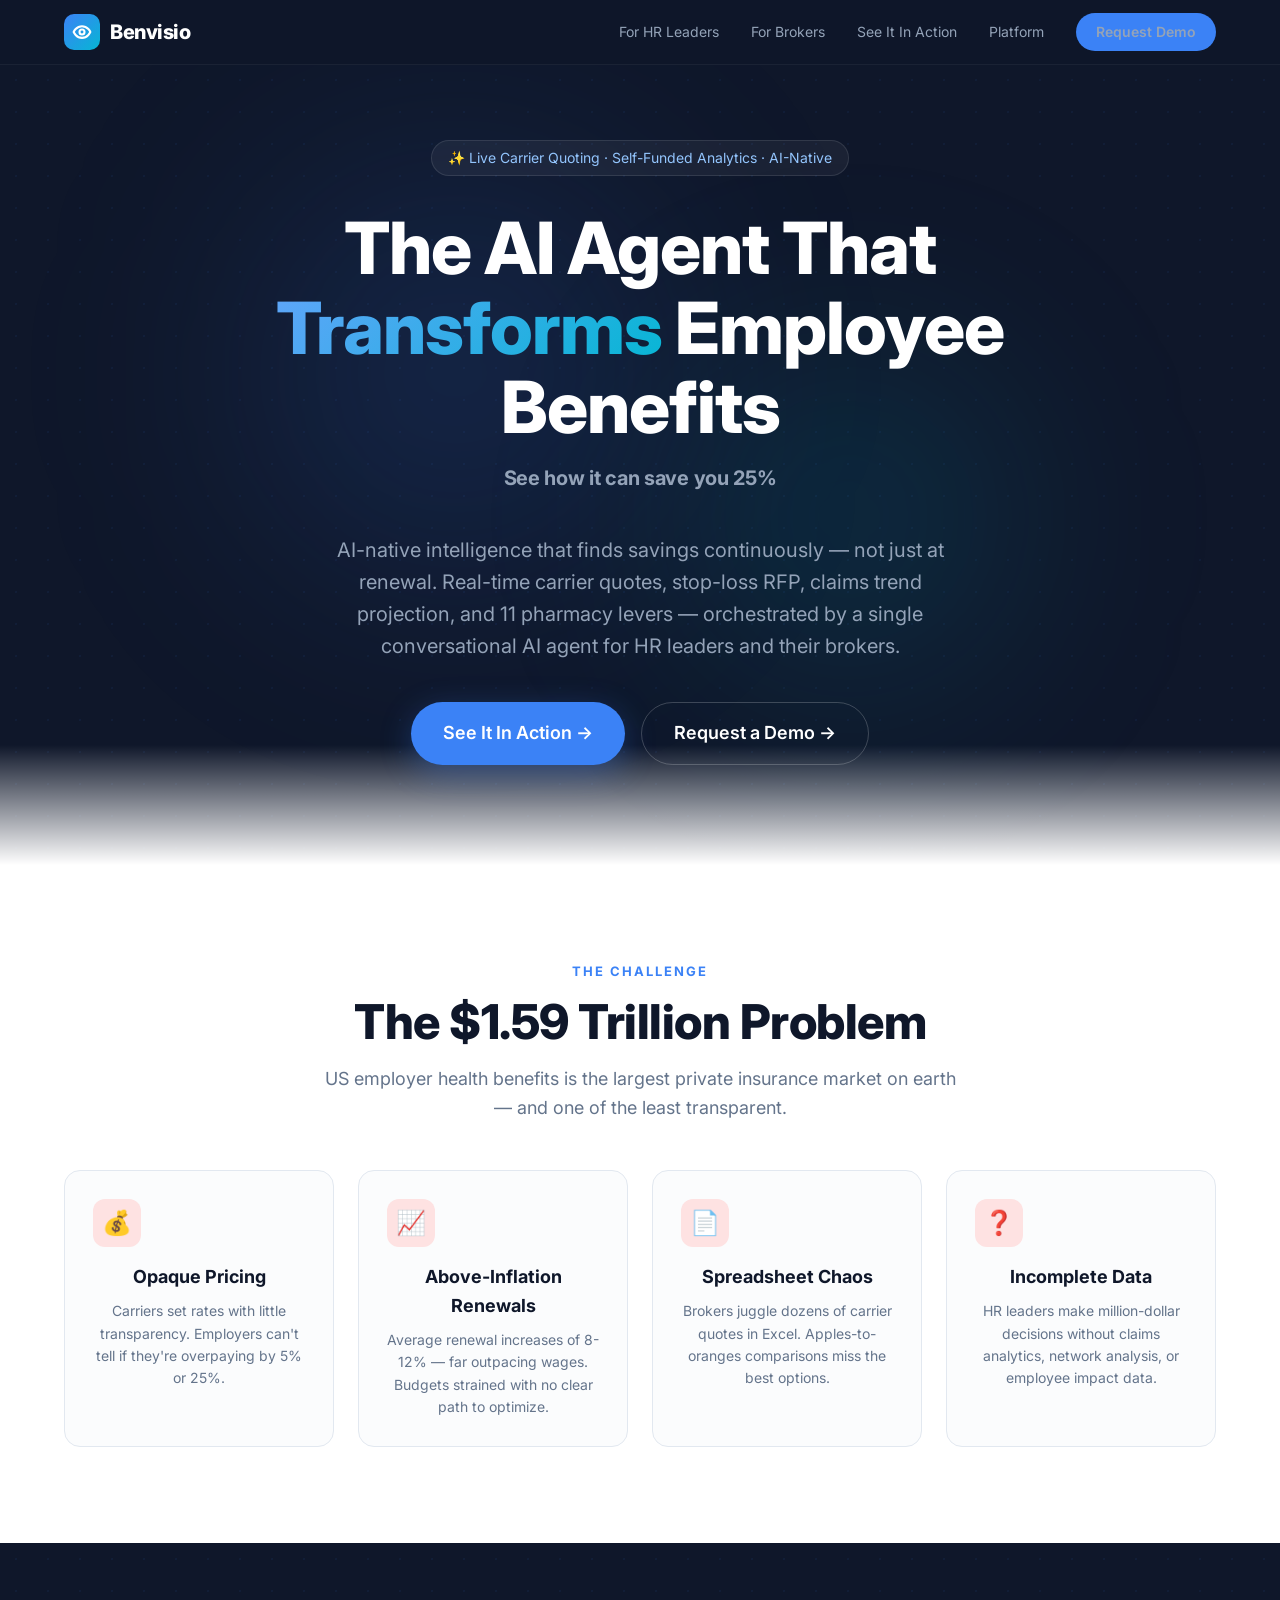
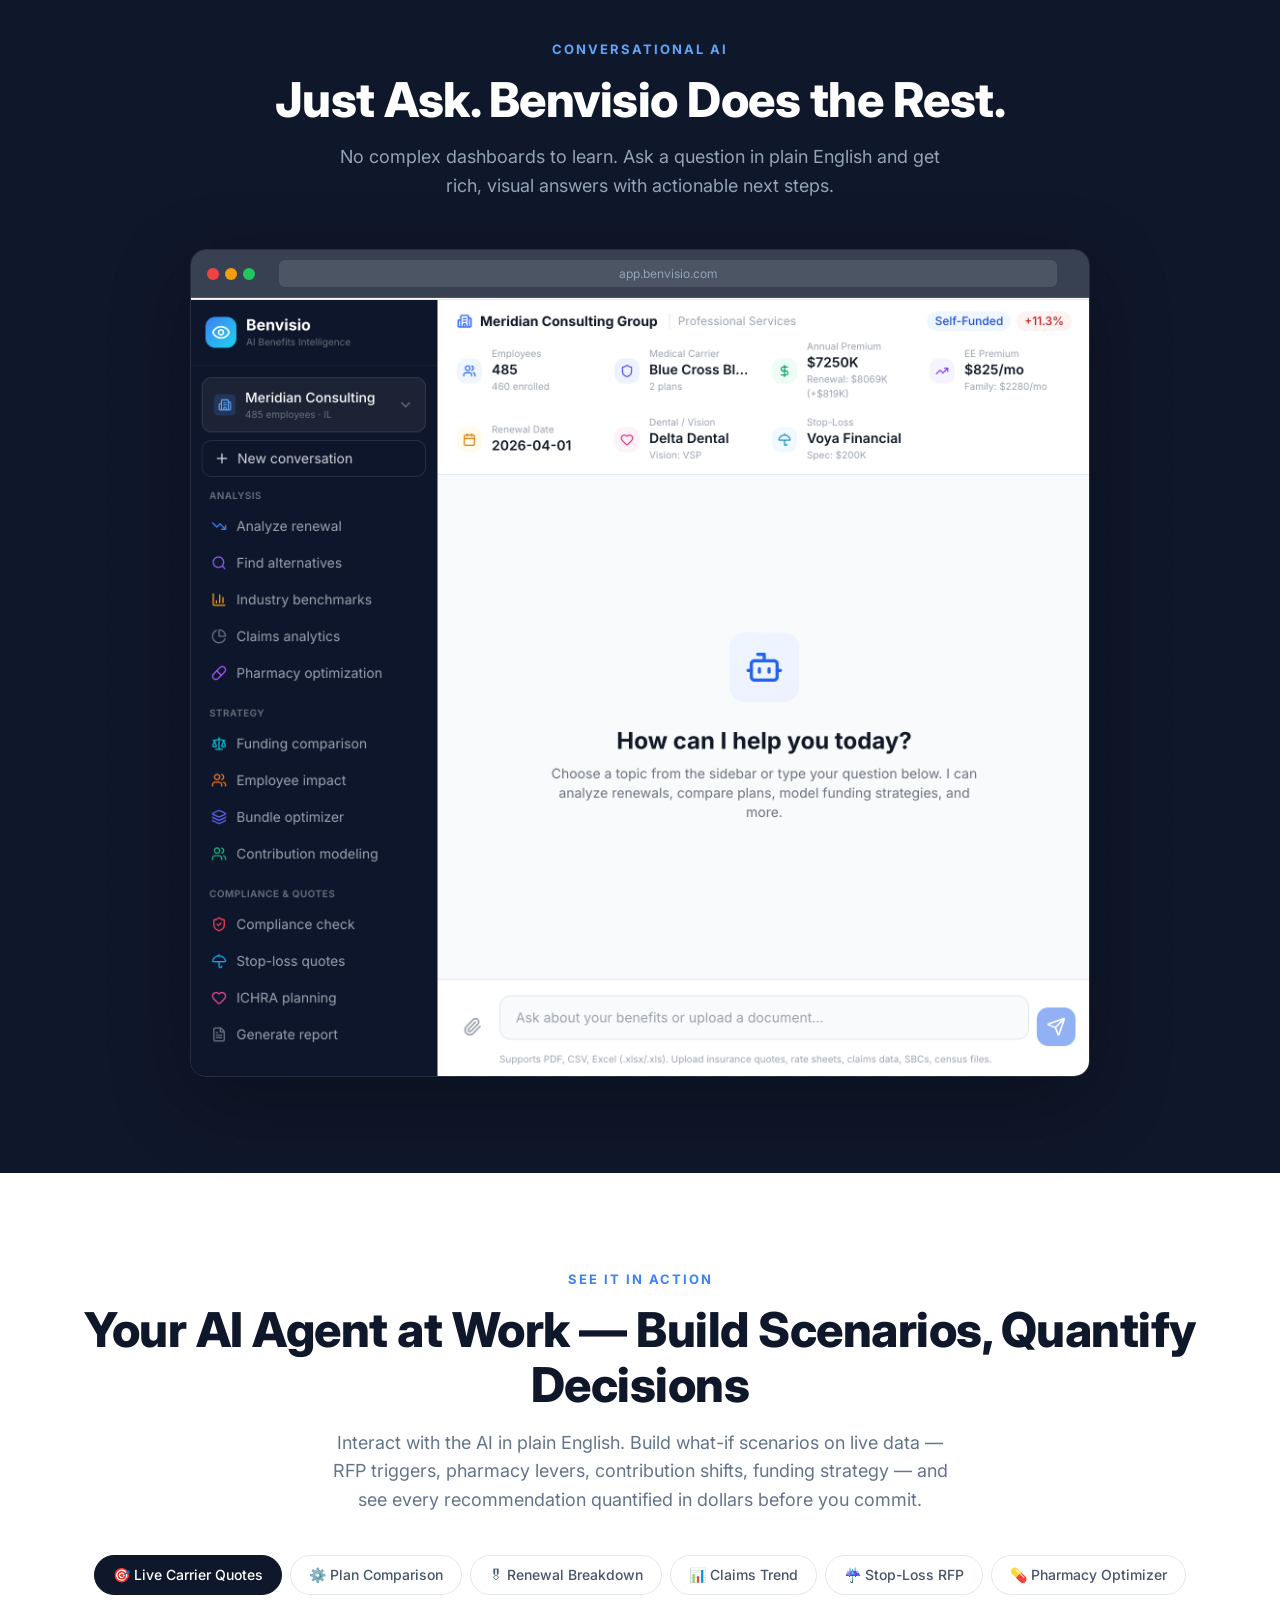
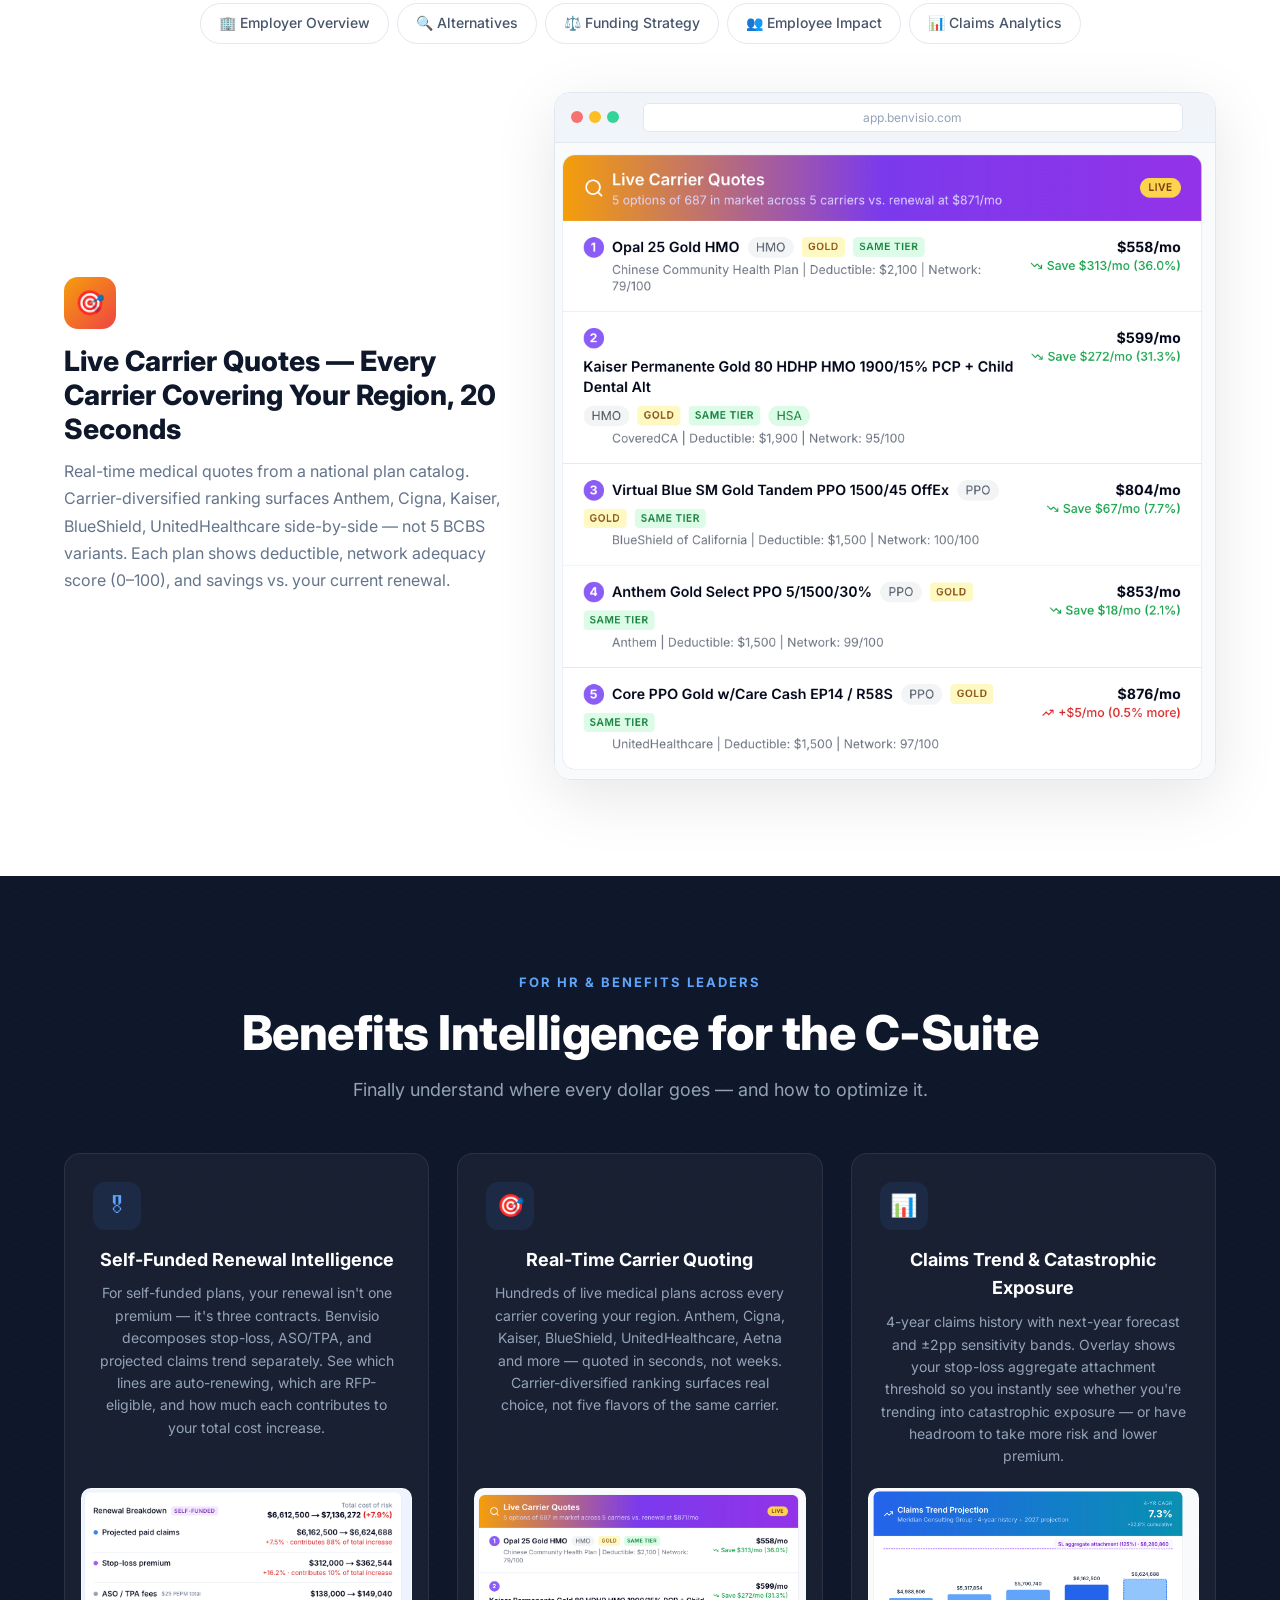
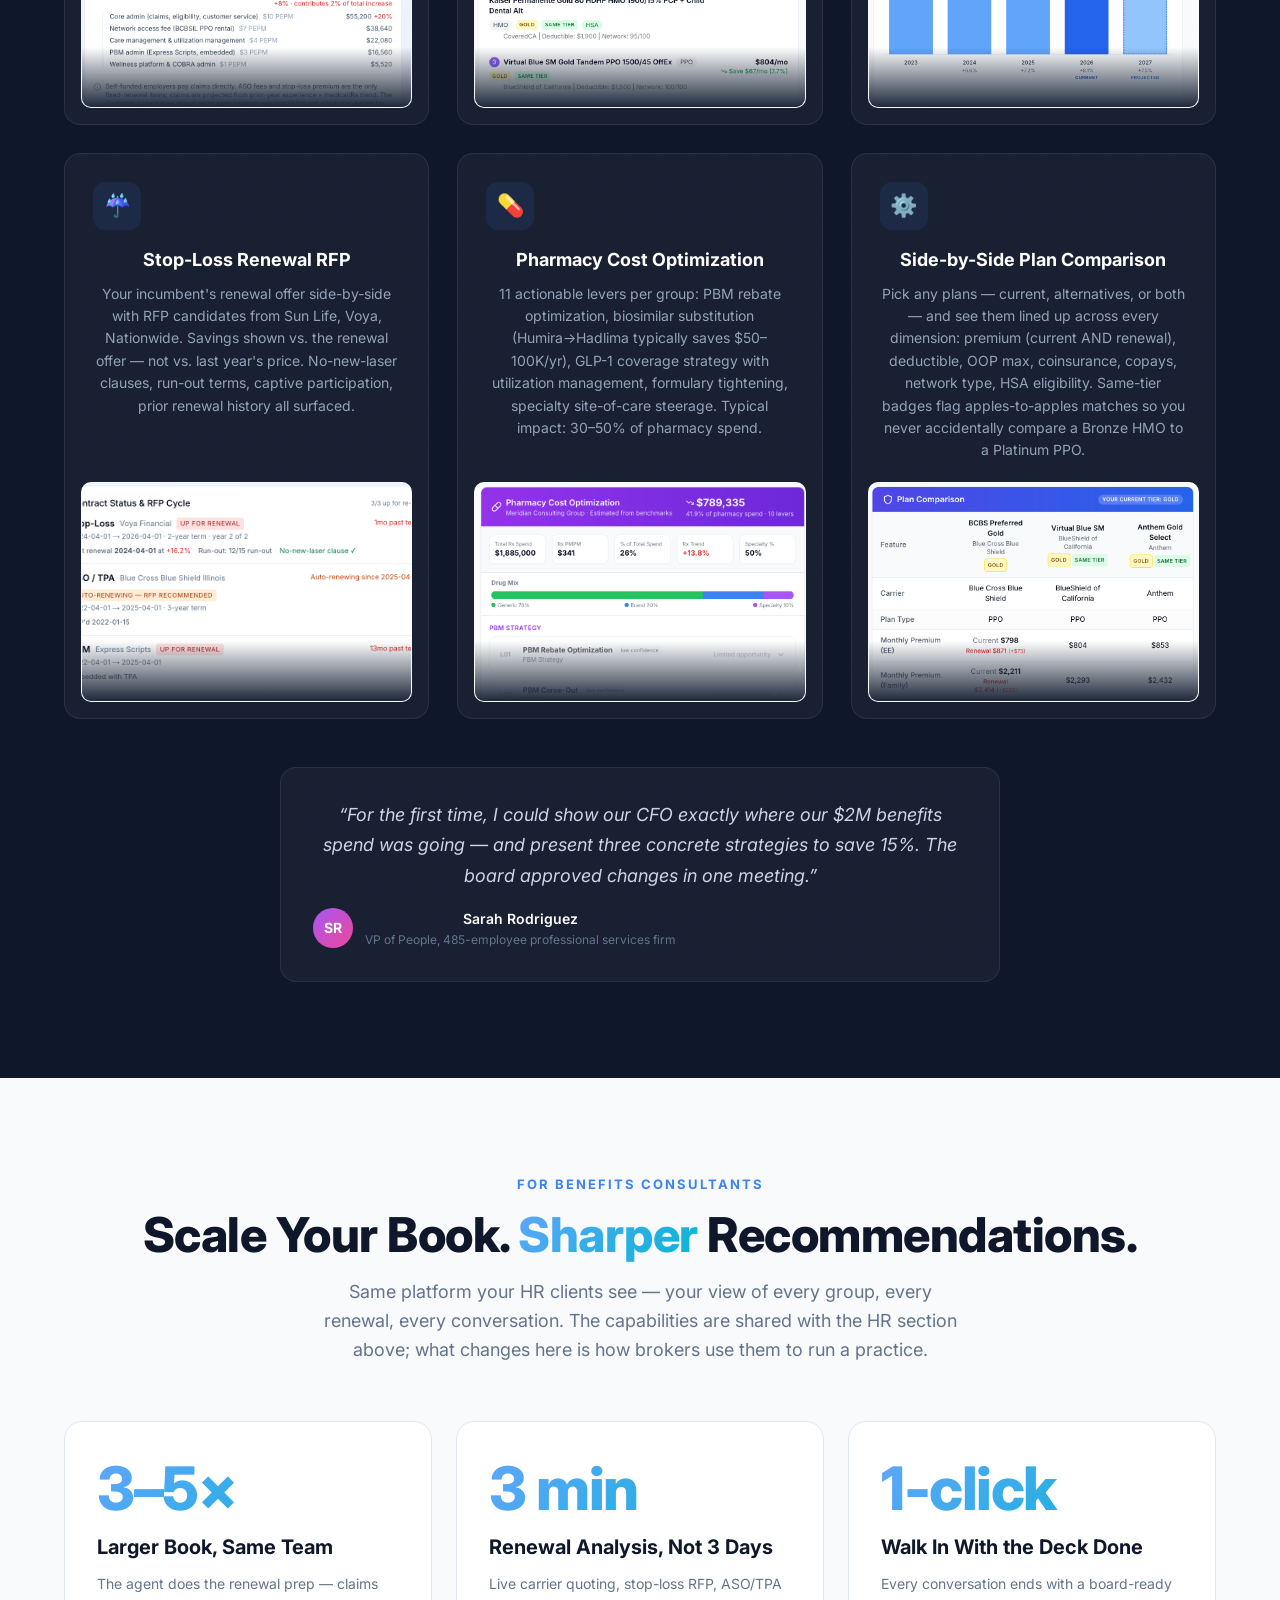
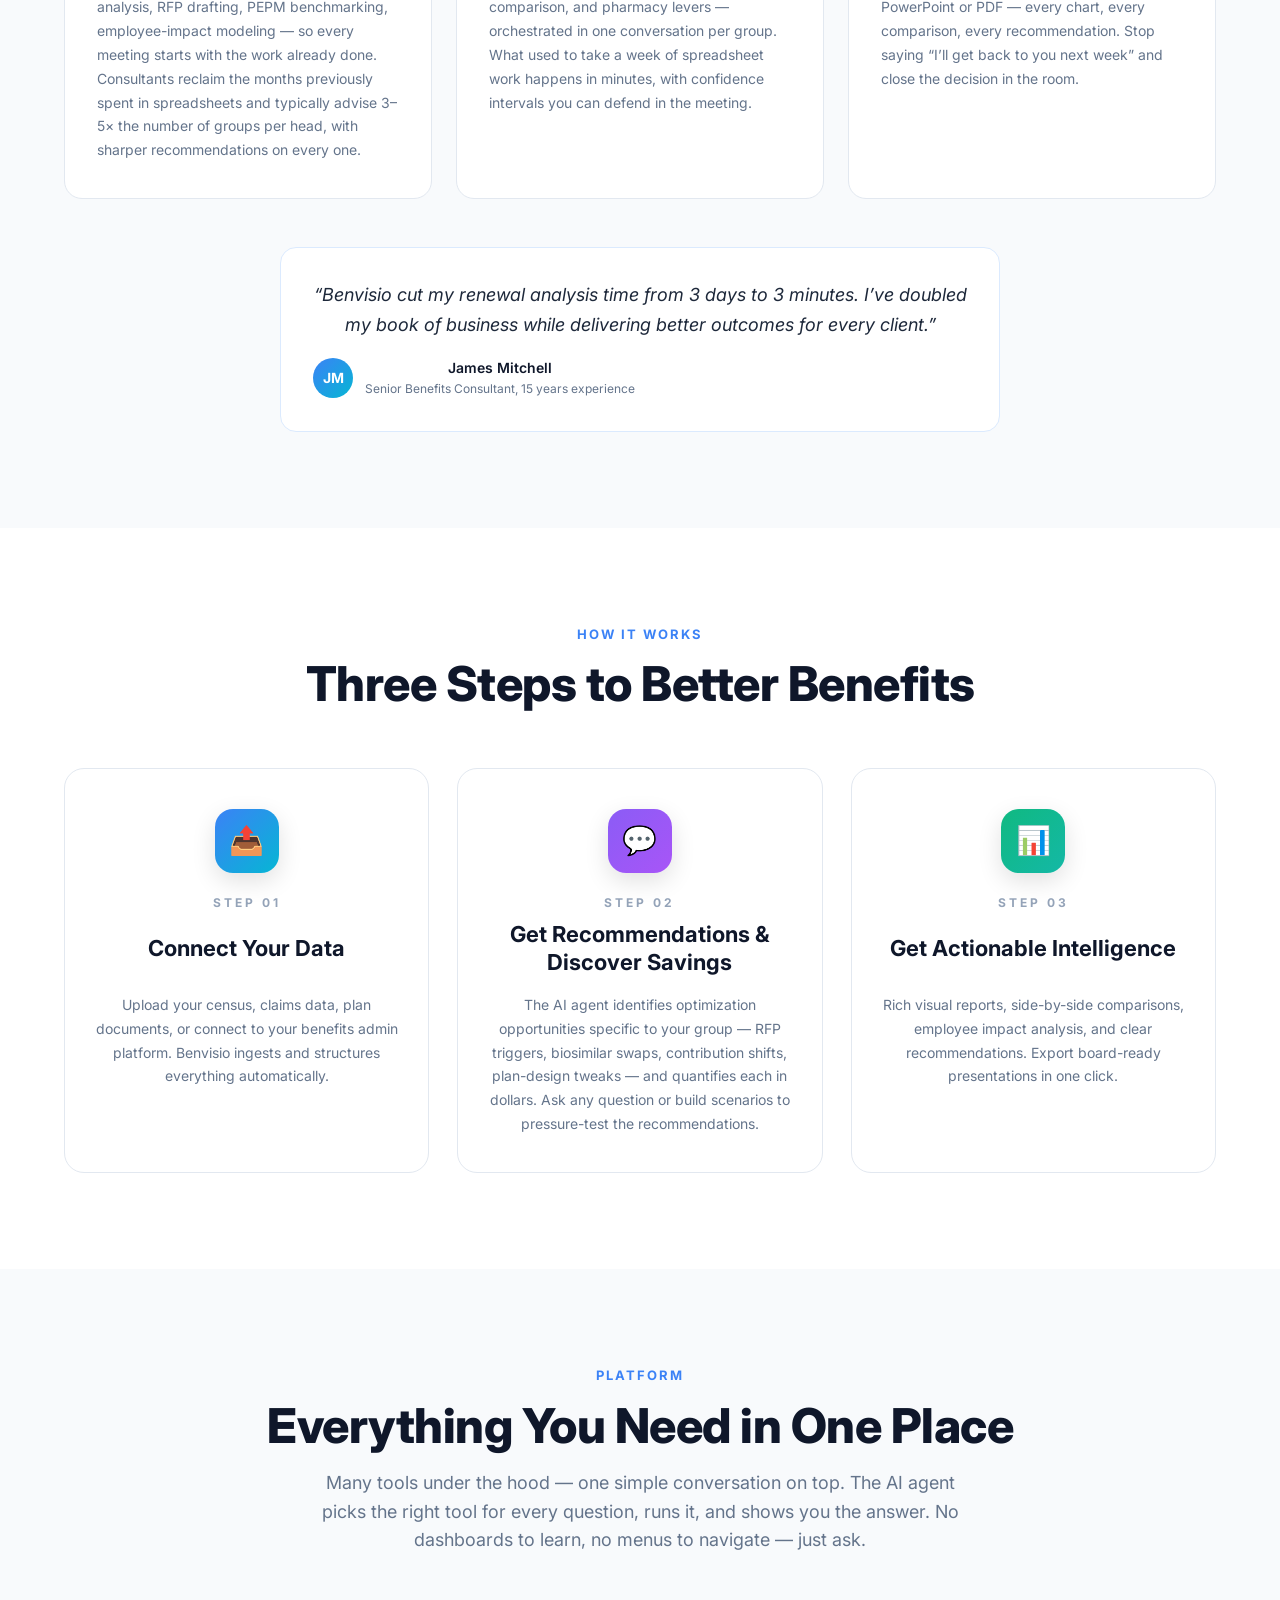
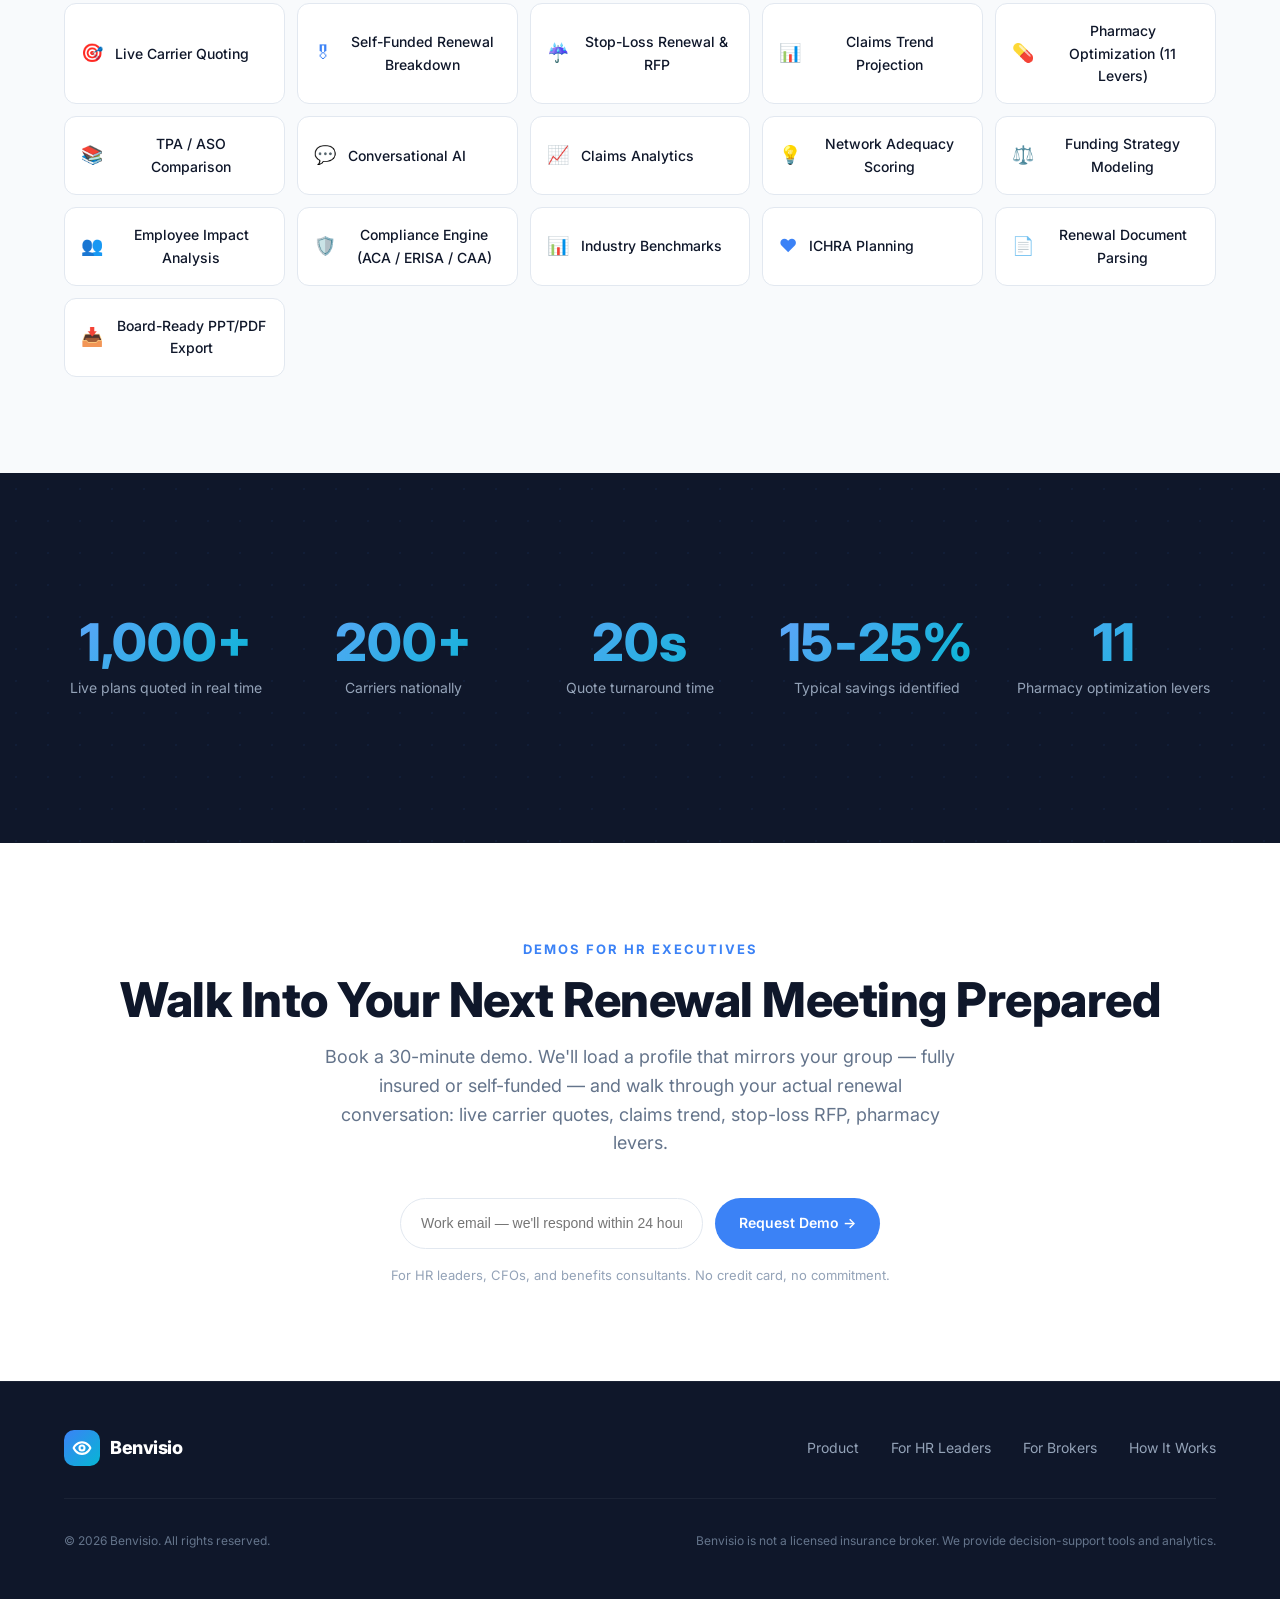
<file: index.html>
<!DOCTYPE html>
<html lang="en">
<head>
  <meta charset="UTF-8">
  <meta name="viewport" content="width=device-width, initial-scale=1.0">
  <title>Benvisio — The AI Agent That Transforms Employee Benefits</title>
  <meta name="description" content="The AI agent that transforms employee benefits. Real-time carrier quotes, self-funded analytics, pharmacy optimization, and continuous savings — orchestrated by a single conversational AI for HR leaders and their brokers.">
  <link rel="preconnect" href="https://fonts.googleapis.com">
  <link rel="preconnect" href="https://fonts.gstatic.com" crossorigin>
  <link href="https://fonts.googleapis.com/css2?family=Inter:wght@400;500;600;700;800&display=swap" rel="stylesheet">
  <link rel="stylesheet" href="style.css">
</head>
<body>

<!-- ========== NAVBAR ========== -->
<nav class="navbar">
  <div class="container">
    <a href="#" class="navbar-brand">
      <div class="navbar-logo">
        <svg xmlns="http://www.w3.org/2000/svg" width="20" height="20" viewBox="0 0 24 24" fill="none" stroke="currentColor" stroke-width="2.5" stroke-linecap="round" stroke-linejoin="round"><path d="M2 12s3-7 10-7 10 7 10 7-3 7-10 7-10-7-10-7Z"/><circle cx="12" cy="12" r="3"/></svg>
      </div>
      <span>Benvisio</span>
    </a>
    <div class="navbar-links">
      <a href="#hr-leaders">For HR Leaders</a>
      <a href="#brokers">For Brokers</a>
      <a href="#showcase">See It In Action</a>
      <a href="#platform">Platform</a>
      <a href="#cta" class="navbar-cta">Request Demo</a>
    </div>
  </div>
</nav>

<!-- ========== HERO ========== -->
<section class="hero">
  <div class="hero-orb-1"></div>
  <div class="hero-orb-2"></div>
  <div class="hero-content">
    <div class="hero-badge">&#10024; Live Carrier Quoting · Self-Funded Analytics · AI-Native</div>
    <h1>The AI Agent That <span class="gradient-text">Transforms</span> Employee Benefits</h1>
    <p class="hero-tagline">See how it can save you 25%</p>
    <p>AI-native intelligence that finds savings continuously — not just at renewal. Real-time carrier quotes, stop-loss RFP, claims trend projection, and 11 pharmacy levers — orchestrated by a single conversational AI agent for HR leaders and their brokers.</p>
    <div class="hero-buttons">
      <a href="#showcase" class="btn-primary">See It In Action &rarr;</a>
      <a href="#cta" class="btn-outline">Request a Demo &rarr;</a>
    </div>
  </div>
  <div class="hero-fade"></div>
</section>

<!-- ========== PROBLEM ========== -->
<section class="section section-light" id="problem">
  <div class="container text-center">
    <p class="section-label">The Challenge</p>
    <h2 class="section-title">The $1.59 Trillion Problem</h2>
    <p class="section-subtitle">US employer health benefits is the largest private insurance market on earth — and one of the least transparent.</p>
    <div class="problem-grid">
      <div class="problem-card fade-in">
        <div class="problem-icon">&#128176;</div>
        <h3>Opaque Pricing</h3>
        <p>Carriers set rates with little transparency. Employers can't tell if they're overpaying by 5% or 25%.</p>
      </div>
      <div class="problem-card fade-in">
        <div class="problem-icon">&#128200;</div>
        <h3>Above-Inflation Renewals</h3>
        <p>Average renewal increases of 8-12% — far outpacing wages. Budgets strained with no clear path to optimize.</p>
      </div>
      <div class="problem-card fade-in">
        <div class="problem-icon">&#128196;</div>
        <h3>Spreadsheet Chaos</h3>
        <p>Brokers juggle dozens of carrier quotes in Excel. Apples-to-oranges comparisons miss the best options.</p>
      </div>
      <div class="problem-card fade-in">
        <div class="problem-icon">&#10067;</div>
        <h3>Incomplete Data</h3>
        <p>HR leaders make million-dollar decisions without claims analytics, network analysis, or employee impact data.</p>
      </div>
    </div>
  </div>
</section>

<!-- ========== CHAT DEMO ========== -->
<section class="section section-dark" id="demo">
  <div class="container text-center">
    <p class="section-label">Conversational AI</p>
    <h2 class="section-title">Just Ask. Benvisio Does the Rest.</h2>
    <p class="section-subtitle">No complex dashboards to learn. Ask a question in plain English and get rich, visual answers with actionable next steps.</p>
    <div class="browser-frame fade-in">
      <div class="browser-chrome">
        <div class="browser-dots"><span></span><span></span><span></span></div>
        <div class="browser-url">app.benvisio.com</div>
      </div>
      <div class="browser-body">
        <img src="screenshots/benvisio_landing_page.png" alt="Benvisio AI chat interface showing employer analysis with interactive cards and action buttons">
      </div>
    </div>
  </div>
</section>

<!-- ========== APP SHOWCASE ========== -->
<section class="section section-light" id="showcase">
  <div class="container text-center">
    <p class="section-label">See It In Action</p>
    <h2 class="section-title">Your AI Agent at Work — Build Scenarios, Quantify Decisions</h2>
    <p class="section-subtitle">Interact with the AI in plain English. Build what-if scenarios on live data — RFP triggers, pharmacy levers, contribution shifts, funding strategy — and see every recommendation quantified in dollars before you commit.</p>

    <div class="showcase-tabs" style="margin-top:40px">
      <button class="showcase-tab active" onclick="showScreenshot(0)">&#127919; Live Carrier Quotes</button>
      <button class="showcase-tab" onclick="showScreenshot(1)">&#9881;&#65039; Plan Comparison</button>
      <button class="showcase-tab" onclick="showScreenshot(2)">&#127894; Renewal Breakdown</button>
      <button class="showcase-tab" onclick="showScreenshot(3)">&#128202; Claims Trend</button>
      <button class="showcase-tab" onclick="showScreenshot(4)">&#9748; Stop-Loss RFP</button>
      <button class="showcase-tab" onclick="showScreenshot(5)">&#128138; Pharmacy Optimizer</button>
      <button class="showcase-tab" onclick="showScreenshot(6)">&#127970; Employer Overview</button>
      <button class="showcase-tab" onclick="showScreenshot(7)">&#128269; Alternatives</button>
      <button class="showcase-tab" onclick="showScreenshot(8)">&#9878;&#65039; Funding Strategy</button>
      <button class="showcase-tab" onclick="showScreenshot(9)">&#128101; Employee Impact</button>
      <button class="showcase-tab" onclick="showScreenshot(10)">&#128202; Claims Analytics</button>
    </div>

    <div class="showcase-content" style="margin-top:8px">
      <div class="showcase-text" style="text-align:left">
        <div class="showcase-icon" id="showcase-icon" style="background:linear-gradient(135deg,#F59E0B,#EF4444)">&#127919;</div>
        <h3 id="showcase-title">Live Carrier Quotes — Every Carrier Covering Your Region, 20 Seconds</h3>
        <p id="showcase-desc">Real-time medical quotes from a national plan catalog. Carrier-diversified ranking surfaces Anthem, Cigna, Kaiser, BlueShield, UnitedHealthcare side-by-side — not 5 BCBS variants. Each plan shows deductible, network adequacy score (0–100), and savings vs. your current renewal.</p>
      </div>
      <div>
        <div class="showcase-frame">
          <div class="browser-chrome">
            <div class="browser-dots"><span></span><span></span><span></span></div>
            <div class="browser-url">app.benvisio.com</div>
          </div>
          <div class="browser-body">
            <img id="showcase-img" src="screenshots/Live_carrier_quotes.png" alt="Live carrier quotes showing 8 plans across 8 carriers">
          </div>
        </div>
      </div>
    </div>
  </div>
</section>

<!-- ========== FOR HR LEADERS ========== -->
<section class="section section-dark" id="hr-leaders">
  <div class="container text-center">
    <p class="section-label">For HR & Benefits Leaders</p>
    <h2 class="section-title">Benefits Intelligence for the C-Suite</h2>
    <p class="section-subtitle">Finally understand where every dollar goes — and how to optimize it.</p>
    <div class="features-grid features-grid-illustrated">
      <div class="feature-card-illustrated fade-in">
        <div class="feature-card-text">
          <div class="feature-icon">&#127894;</div>
          <h3>Self-Funded Renewal Intelligence</h3>
          <p>For self-funded plans, your renewal isn't one premium — it's three contracts. Benvisio decomposes stop-loss, ASO/TPA, and projected claims trend separately. See which lines are auto-renewing, which are RFP-eligible, and how much each contributes to your total cost increase.</p>
        </div>
        <div class="feature-card-img"><img src="screenshots/self_funded_renewal_breakdown.png" alt="Self-funded renewal breakdown showing claims, stop-loss, and ASO/TPA components"></div>
      </div>
      <div class="feature-card-illustrated fade-in">
        <div class="feature-card-text">
          <div class="feature-icon">&#127919;</div>
          <h3>Real-Time Carrier Quoting</h3>
          <p>Hundreds of live medical plans across every carrier covering your region. Anthem, Cigna, Kaiser, BlueShield, UnitedHealthcare, Aetna and more — quoted in seconds, not weeks. Carrier-diversified ranking surfaces real choice, not five flavors of the same carrier.</p>
        </div>
        <div class="feature-card-img"><img src="screenshots/Live_carrier_quotes.png" alt="Live carrier quotes from 8 carriers, real-time"></div>
      </div>
      <div class="feature-card-illustrated fade-in">
        <div class="feature-card-text">
          <div class="feature-icon">&#128202;</div>
          <h3>Claims Trend & Catastrophic Exposure</h3>
          <p>4-year claims history with next-year forecast and ±2pp sensitivity bands. Overlay shows your stop-loss aggregate attachment threshold so you instantly see whether you're trending into catastrophic exposure — or have headroom to take more risk and lower premium.</p>
        </div>
        <div class="feature-card-img"><img src="screenshots/claims_trend_projection.png" alt="Claims trend projection with 4-year history, projection, and stop-loss aggregate threshold overlay"></div>
      </div>
      <div class="feature-card-illustrated fade-in">
        <div class="feature-card-text">
          <div class="feature-icon">&#9748;</div>
          <h3>Stop-Loss Renewal RFP</h3>
          <p>Your incumbent's renewal offer side-by-side with RFP candidates from Sun Life, Voya, Nationwide. Savings shown vs. the renewal offer — not vs. last year's price. No-new-laser clauses, run-out terms, captive participation, prior renewal history all surfaced.</p>
        </div>
        <div class="feature-card-img"><img src="screenshots/contract_status_and_rfp_cycle.png" alt="Stop-loss renewal showing incumbent renewal vs RFP candidates with savings"></div>
      </div>
      <div class="feature-card-illustrated fade-in">
        <div class="feature-card-text">
          <div class="feature-icon">&#128138;</div>
          <h3>Pharmacy Cost Optimization</h3>
          <p>11 actionable levers per group: PBM rebate optimization, biosimilar substitution (Humira→Hadlima typically saves $50–100K/yr), GLP-1 coverage strategy with utilization management, formulary tightening, specialty site-of-care steerage. Typical impact: 30–50% of pharmacy spend.</p>
        </div>
        <div class="feature-card-img"><img src="screenshots/pharmacy_cost_optimization.png" alt="Pharmacy optimization with 11 levers, drug mix, and biosimilar substitution opportunities"></div>
      </div>
      <div class="feature-card-illustrated fade-in">
        <div class="feature-card-text">
          <div class="feature-icon">&#9881;&#65039;</div>
          <h3>Side-by-Side Plan Comparison</h3>
          <p>Pick any plans — current, alternatives, or both — and see them lined up across every dimension: premium (current AND renewal), deductible, OOP max, coinsurance, copays, network type, HSA eligibility. Same-tier badges flag apples-to-apples matches so you never accidentally compare a Bronze HMO to a Platinum PPO.</p>
        </div>
        <div class="feature-card-img"><img src="screenshots/plans_comparison.png" alt="Side-by-side plan comparison showing current vs alternative plans across all dimensions"></div>
      </div>
    </div>
    <div class="testimonial fade-in">
      <blockquote>&ldquo;For the first time, I could show our CFO exactly where our $2M benefits spend was going — and present three concrete strategies to save 15%. The board approved changes in one meeting.&rdquo;</blockquote>
      <div class="testimonial-author">
        <div class="testimonial-avatar" style="background:linear-gradient(135deg,#A855F7,#EC4899)">SR</div>
        <div>
          <div class="testimonial-name">Sarah Rodriguez</div>
          <div class="testimonial-role">VP of People, 485-employee professional services firm</div>
        </div>
      </div>
    </div>
  </div>
</section>

<!-- ========== FOR BROKERS ========== -->
<section class="section section-gray" id="brokers">
  <div class="container text-center">
    <p class="section-label">For Benefits Consultants</p>
    <h2 class="section-title">Scale Your Book. <span class="gradient-text">Sharper</span> Recommendations.</h2>
    <p class="section-subtitle">Same platform your HR clients see — your view of every group, every renewal, every conversation. The capabilities are shared with the HR section above; what changes here is how brokers use them to run a practice.</p>
    <div class="broker-outcomes">
      <div class="broker-outcome fade-in">
        <div class="broker-outcome-num gradient-text">3&ndash;5&times;</div>
        <h3>Larger Book, Same Team</h3>
        <p>The agent does the renewal prep — claims analysis, RFP drafting, PEPM benchmarking, employee-impact modeling — so every meeting starts with the work already done. Consultants reclaim the months previously spent in spreadsheets and typically advise 3&ndash;5&times; the number of groups per head, with sharper recommendations on every one.</p>
      </div>
      <div class="broker-outcome fade-in">
        <div class="broker-outcome-num gradient-text">3 min</div>
        <h3>Renewal Analysis, Not 3 Days</h3>
        <p>Live carrier quoting, stop-loss RFP, ASO/TPA comparison, and pharmacy levers — orchestrated in one conversation per group. What used to take a week of spreadsheet work happens in minutes, with confidence intervals you can defend in the meeting.</p>
      </div>
      <div class="broker-outcome fade-in">
        <div class="broker-outcome-num gradient-text">1-click</div>
        <h3>Walk In With the Deck Done</h3>
        <p>Every conversation ends with a board-ready PowerPoint or PDF — every chart, every comparison, every recommendation. Stop saying &ldquo;I&rsquo;ll get back to you next week&rdquo; and close the decision in the room.</p>
      </div>
    </div>
    <div class="testimonial fade-in">
      <blockquote>&ldquo;Benvisio cut my renewal analysis time from 3 days to 3 minutes. I&rsquo;ve doubled my book of business while delivering better outcomes for every client.&rdquo;</blockquote>
      <div class="testimonial-author">
        <div class="testimonial-avatar" style="background:linear-gradient(135deg,#3B82F6,#06B6D4)">JM</div>
        <div>
          <div class="testimonial-name">James Mitchell</div>
          <div class="testimonial-role">Senior Benefits Consultant, 15 years experience</div>
        </div>
      </div>
    </div>
  </div>
</section>

<!-- ========== HOW IT WORKS ========== -->
<section class="section section-light" id="how-it-works">
  <div class="container text-center">
    <p class="section-label">How It Works</p>
    <h2 class="section-title">Three Steps to Better Benefits</h2>
    <div class="steps">
      <div class="step fade-in">
        <div class="step-icon" style="background:linear-gradient(135deg,#3B82F6,#06B6D4)">&#128228;</div>
        <div class="step-num">Step 01</div>
        <h3>Connect Your Data</h3>
        <p>Upload your census, claims data, plan documents, or connect to your benefits admin platform. Benvisio ingests and structures everything automatically.</p>
      </div>
      <div class="step fade-in">
        <div class="step-icon" style="background:linear-gradient(135deg,#8B5CF6,#A855F7)">&#128172;</div>
        <div class="step-num">Step 02</div>
        <h3>Get Recommendations & Discover Savings</h3>
        <p>The AI agent identifies optimization opportunities specific to your group — RFP triggers, biosimilar swaps, contribution shifts, plan-design tweaks — and quantifies each in dollars. Ask any question or build scenarios to pressure-test the recommendations.</p>
      </div>
      <div class="step fade-in">
        <div class="step-icon" style="background:linear-gradient(135deg,#10B981,#14B8A6)">&#128202;</div>
        <div class="step-num">Step 03</div>
        <h3>Get Actionable Intelligence</h3>
        <p>Rich visual reports, side-by-side comparisons, employee impact analysis, and clear recommendations. Export board-ready presentations in one click.</p>
      </div>
    </div>
  </div>
</section>

<!-- ========== PLATFORM ========== -->
<section class="section section-gray" id="platform">
  <div class="container text-center">
    <p class="section-label">Platform</p>
    <h2 class="section-title">Everything You Need in One Place</h2>
    <p class="section-subtitle">Many tools under the hood — one simple conversation on top. The AI agent picks the right tool for every question, runs it, and shows you the answer. No dashboards to learn, no menus to navigate — just ask.</p>
    <div class="platform-grid">
      <div class="platform-item fade-in"><span>&#127919;</span> Live Carrier Quoting</div>
      <div class="platform-item fade-in"><span>&#127894;</span> Self-Funded Renewal Breakdown</div>
      <div class="platform-item fade-in"><span>&#9748;</span> Stop-Loss Renewal & RFP</div>
      <div class="platform-item fade-in"><span>&#128202;</span> Claims Trend Projection</div>
      <div class="platform-item fade-in"><span>&#128138;</span> Pharmacy Optimization (11 Levers)</div>
      <div class="platform-item fade-in"><span>&#128218;</span> TPA / ASO Comparison</div>
      <div class="platform-item fade-in"><span>&#128172;</span> Conversational AI</div>
      <div class="platform-item fade-in"><span>&#128200;</span> Claims Analytics</div>
      <div class="platform-item fade-in"><span>&#128161;</span> Network Adequacy Scoring</div>
      <div class="platform-item fade-in"><span>&#9878;&#65039;</span> Funding Strategy Modeling</div>
      <div class="platform-item fade-in"><span>&#128101;</span> Employee Impact Analysis</div>
      <div class="platform-item fade-in"><span>&#128737;&#65039;</span> Compliance Engine (ACA / ERISA / CAA)</div>
      <div class="platform-item fade-in"><span>&#128202;</span> Industry Benchmarks</div>
      <div class="platform-item fade-in"><span>&#10084;&#65039;</span> ICHRA Planning</div>
      <div class="platform-item fade-in"><span>&#128196;</span> Renewal Document Parsing</div>
      <div class="platform-item fade-in"><span>&#128229;</span> Board-Ready PPT/PDF Export</div>
    </div>
  </div>
</section>

<!-- ========== STATS ========== -->
<section class="section section-dark">
  <div class="container">
    <div class="stats-grid">
      <div class="stat fade-in"><div class="stat-value gradient-text">1,000+</div><div class="stat-label">Live plans quoted in real time</div></div>
      <div class="stat fade-in"><div class="stat-value gradient-text">200+</div><div class="stat-label">Carriers nationally</div></div>
      <div class="stat fade-in"><div class="stat-value gradient-text">20s</div><div class="stat-label">Quote turnaround time</div></div>
      <div class="stat fade-in"><div class="stat-value gradient-text">15&#8209;25%</div><div class="stat-label">Typical savings identified</div></div>
      <div class="stat fade-in"><div class="stat-value gradient-text">11</div><div class="stat-label">Pharmacy optimization levers</div></div>
    </div>
  </div>
</section>

<!-- ========== CTA ========== -->
<section class="section section-light cta-section" id="cta">
  <div class="container text-center">
    <p class="section-label">Demos for HR Executives</p>
    <h2 class="section-title">Walk Into Your Next Renewal Meeting Prepared</h2>
    <p class="section-subtitle">Book a 30-minute demo. We'll load a profile that mirrors your group — fully insured or self-funded — and walk through your actual renewal conversation: live carrier quotes, claims trend, stop-loss RFP, pharmacy levers.</p>
    <form class="cta-form" onsubmit="event.preventDefault()">
      <input type="email" class="cta-input" placeholder="Work email — we'll respond within 24 hours">
      <button type="submit" class="cta-submit">Request Demo &rarr;</button>
    </form>
    <p class="cta-note">For HR leaders, CFOs, and benefits consultants. No credit card, no commitment.</p>
  </div>
</section>

<!-- ========== FOOTER ========== -->
<footer class="footer">
  <div class="container">
    <div class="footer-inner">
      <a href="#" class="navbar-brand">
        <div class="navbar-logo">
          <svg xmlns="http://www.w3.org/2000/svg" width="18" height="18" viewBox="0 0 24 24" fill="none" stroke="currentColor" stroke-width="2.5" stroke-linecap="round" stroke-linejoin="round"><path d="M2 12s3-7 10-7 10 7 10 7-3 7-10 7-10-7-10-7Z"/><circle cx="12" cy="12" r="3"/></svg>
        </div>
        <span style="font-size:18px">Benvisio</span>
      </a>
      <div class="footer-links">
        <a href="#platform">Product</a>
        <a href="#hr-leaders">For HR Leaders</a>
        <a href="#brokers">For Brokers</a>
        <a href="#how-it-works">How It Works</a>
      </div>
    </div>
    <div class="footer-bottom">
      <p>&copy; 2026 Benvisio. All rights reserved.</p>
      <p>Benvisio is not a licensed insurance broker. We provide decision-support tools and analytics.</p>
    </div>
  </div>
</footer>

<!-- ========== SCRIPTS ========== -->
<script>
// Fade-in on scroll
const observer = new IntersectionObserver((entries) => {
  entries.forEach(e => { if (e.isIntersecting) { e.target.classList.add('visible'); } });
}, { threshold: 0.1 });
document.querySelectorAll('.fade-in').forEach(el => observer.observe(el));

// Showcase tabs
const screenshots = [
  { icon: '&#127919;', color: '#F59E0B,#EF4444', title: 'Live Carrier Quotes — Every Carrier Covering Your Region, 20 Seconds', desc: 'Real-time medical quotes from a national catalog covering every major carrier. Carrier-diversified ranking surfaces Anthem, Cigna, Kaiser, BlueShield, UnitedHealthcare, Aetna and more side-by-side — not 5 BCBS variants. Each plan shows deductible, network adequacy score (0–100), and savings vs. your current renewal.', img: 'screenshots/Live_carrier_quotes.png' },
  { icon: '&#9881;&#65039;', color: '#0284C7,#0EA5E9', title: 'Side-by-Side Plan Comparison', desc: 'Pick any plans (current or alternatives) and see them lined up across every dimension: premium, deductible, OOP max, coinsurance, copays, network type, HSA eligibility, network size. Same-tier badges flag apples-to-apples matches; renewal pricing shown next to current so the comparison is fair.', img: 'screenshots/plans_comparison.png' },
  { icon: '&#127894;', color: '#7C3AED,#A855F7', title: 'Self-Funded Renewal — Three Contracts, Not One', desc: 'For self-funded employers, the renewal breaks into stop-loss premium, ASO/TPA admin fees, and projected paid claims. Each component shows current vs. renewal, % increase, and contribution to total. ASO fees decompose line-by-line into core admin, network access, care management, PBM, wellness — exactly what a broker negotiates.', img: 'screenshots/self_funded_renewal_breakdown.png' },
  { icon: '&#128202;', color: '#3B82F6,#06B6D4', title: 'Claims Trend Projection vs. Stop-Loss Threshold', desc: '4-year history bar chart with sensitivity bands on the projection. Overlay shows your stop-loss aggregate attachment threshold (typically 125% of expected) so you can see at a glance whether you\'re trending into catastrophic exposure or staying safely below.', img: 'screenshots/claims_trend_projection.png' },
  { icon: '&#9748;', color: '#0284C7,#06B6D4', title: 'Stop-Loss Renewal — Incumbent vs. RFP Candidates', desc: 'Incumbent\'s renewal offer side-by-side with RFP candidates from Sun Life, Voya, Nationwide. Real broker math: savings shown vs. the renewal offer (not the current price). Contract terms, no-new-laser clauses, captive participation, run-out details, prior renewal history.', img: 'screenshots/contract_status_and_rfp_cycle.png' },
  { icon: '&#128138;', color: '#DB2777,#A855F7', title: 'Pharmacy Optimization — 11 Levers, 30–50% Savings', desc: 'PBM rebate optimization, biosimilar substitution (Humira→Hadlima saves $78K/yr), GLP-1 coverage strategy (managed vs. open), formulary tightening, specialty site-of-care steerage, utilization management. Each lever shows confidence level, current state, optimized state, and projected savings.', img: 'screenshots/pharmacy_cost_optimization.png' },
  { icon: '&#127970;', color: '#3B82F6,#6366F1', title: 'Instant Employer Profile & Renewal Analysis', desc: 'See the complete picture in seconds: current plans, enrollment, premiums, renewal increase, contract status, and census demographics — all in one rich visual card.', img: 'screenshots/employer-summary.png' },
  { icon: '&#128269;', color: '#8B5CF6,#A855F7', title: 'Find Better Plans in Seconds', desc: 'Search across carriers and plan types. See savings vs. your renewal, network scores, HSA eligibility — ranked by value. What used to take days happens instantly.', img: 'screenshots/alternatives.png' },
  { icon: '&#9878;&#65039;', color: '#10B981,#14B8A6', title: 'Fully Funded vs. Self-Funded vs. ICHRA', desc: 'Side-by-side cost projections, risk analysis, pros and cons for each funding approach — with a clear recommendation based on your employer\'s profile.', img: 'screenshots/funding-strategy.png' },
  { icon: '&#128101;', color: '#F97316,#EF4444', title: 'See Which Employees Are Affected Before You Switch', desc: 'Network overlap analysis shows exactly which employees\' doctors would be out-of-network. Disruption risk by specialty, high-risk patients flagged, transition recommendations.', img: 'screenshots/employee-impact.png' },
  { icon: '&#128200;', color: '#334155,#1E293B', title: 'Understand What\'s Driving Your Costs', desc: 'Claims analytics by category — inpatient, outpatient, pharmacy, professional — with trends, large claimant flagging, specialty drug analysis, and actionable recommendations.', img: 'screenshots/claims-analytics.png' },
];

function showScreenshot(i) {
  const s = screenshots[i];
  document.getElementById('showcase-icon').innerHTML = s.icon;
  document.getElementById('showcase-icon').style.background = 'linear-gradient(135deg,' + s.color + ')';
  document.getElementById('showcase-title').textContent = s.title;
  document.getElementById('showcase-desc').textContent = s.desc;
  document.getElementById('showcase-img').src = s.img;
  document.querySelectorAll('.showcase-tab').forEach((t, j) => t.classList.toggle('active', j === i));
}
</script>

</body>
</html>
</file>
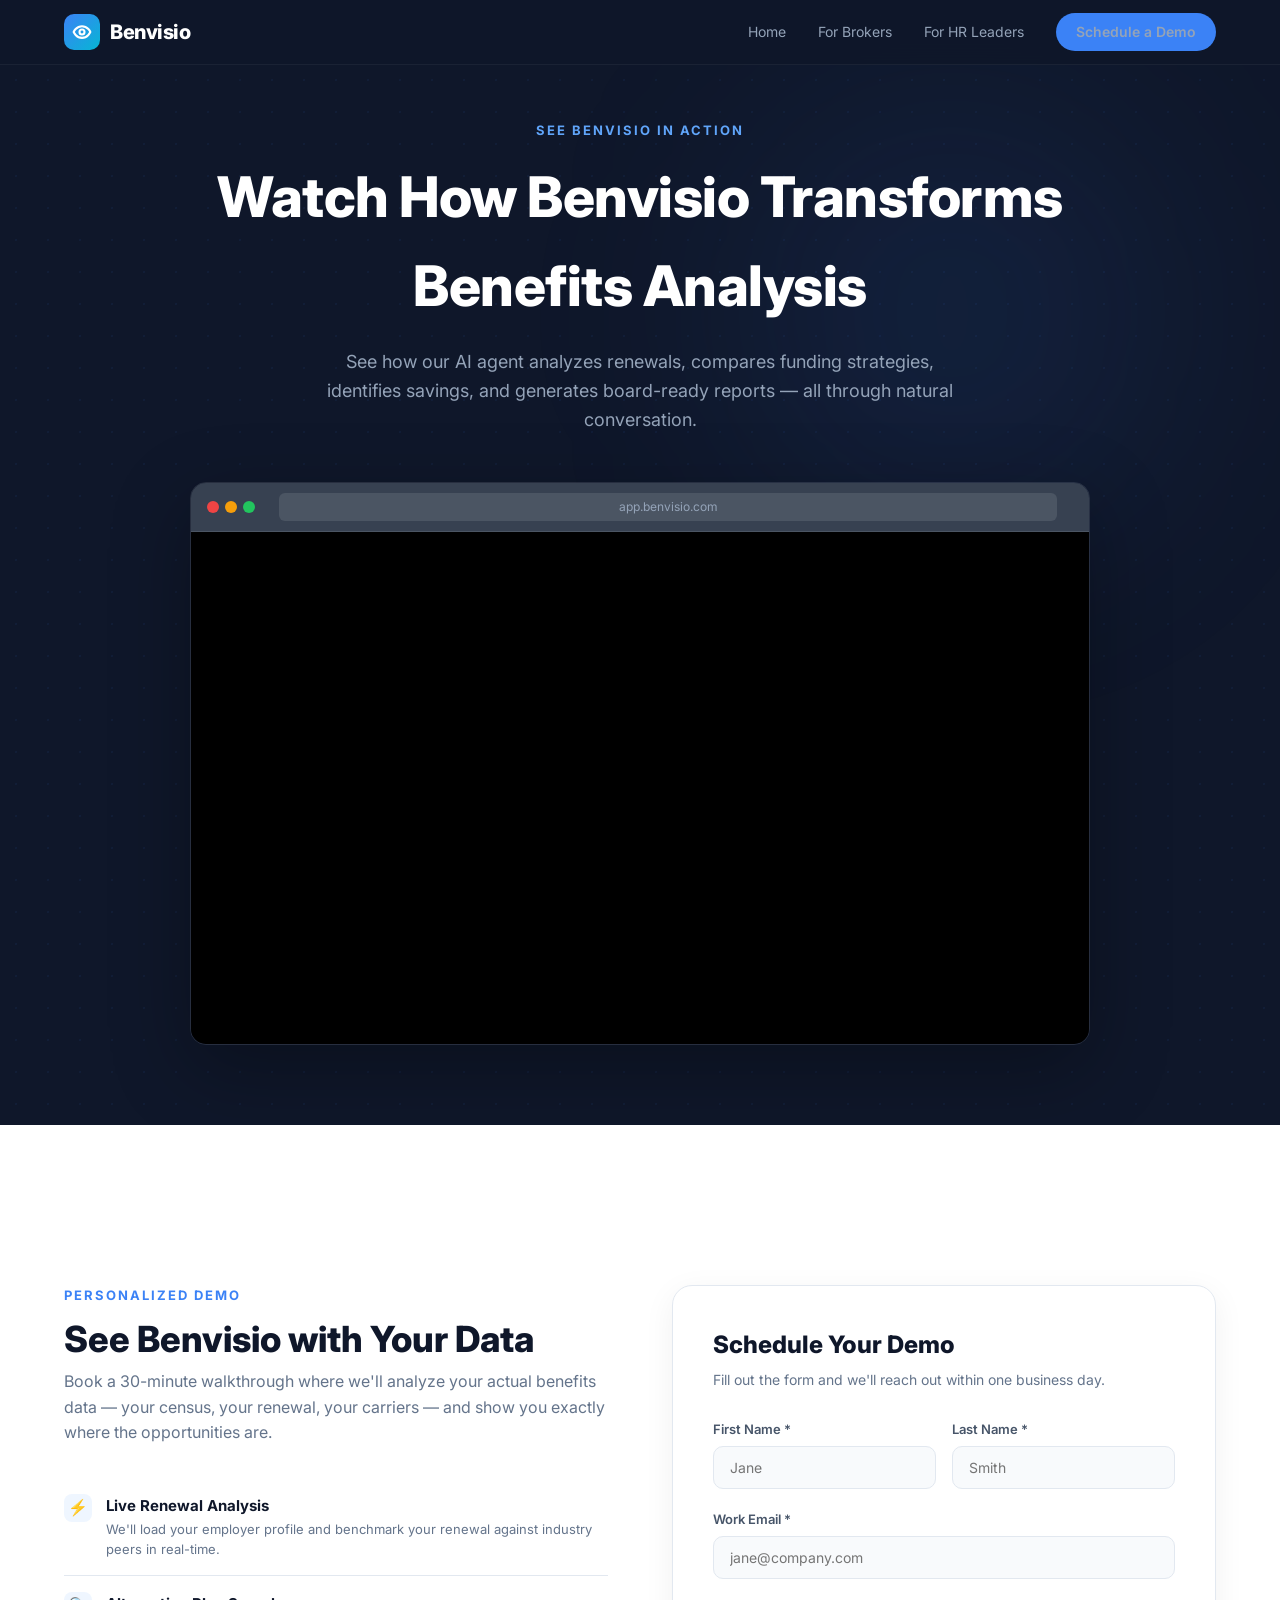
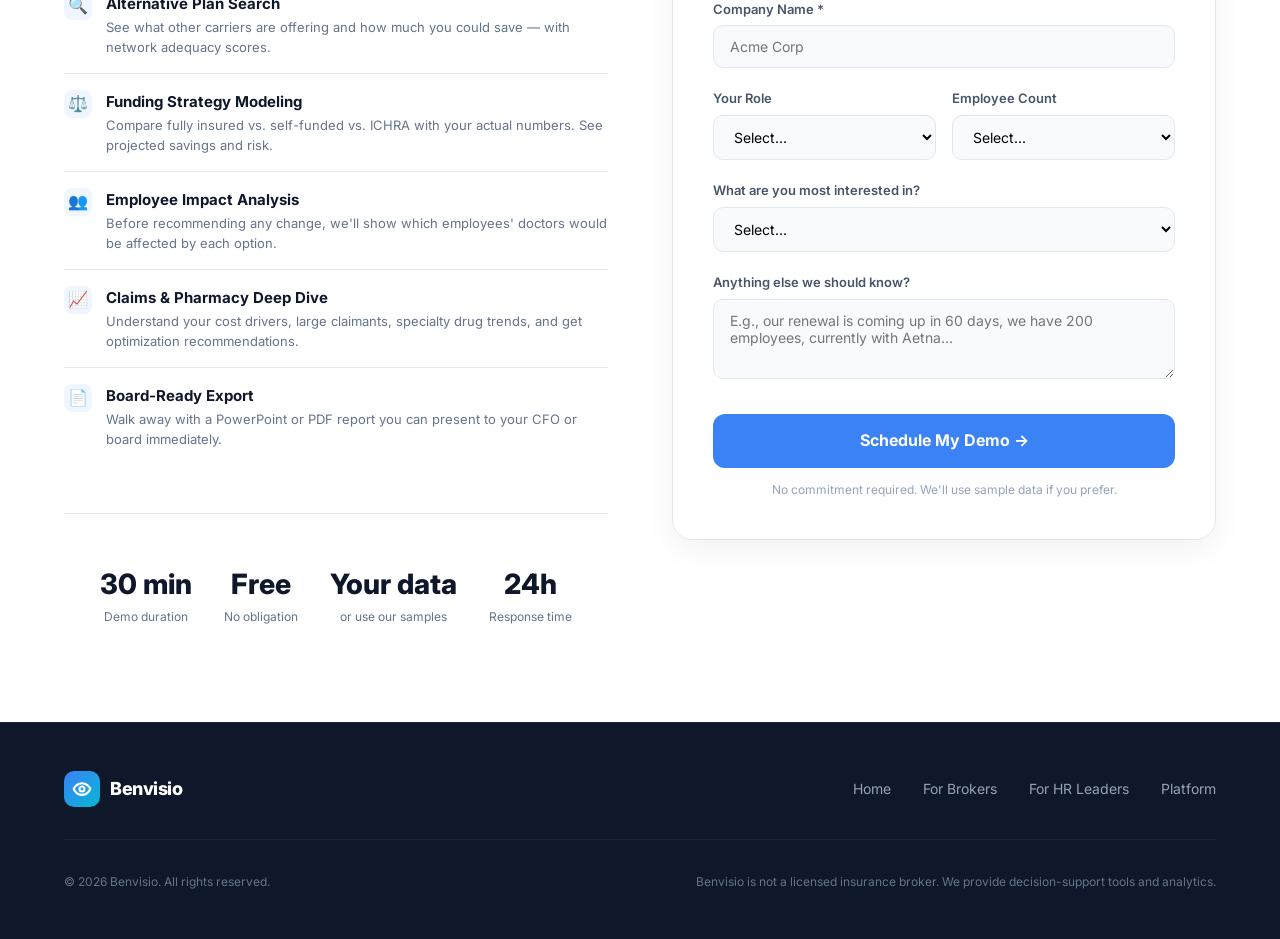
<file: demo.html>
<!DOCTYPE html>
<html lang="en">
<head>
  <meta charset="UTF-8">
  <meta name="viewport" content="width=device-width, initial-scale=1.0">
  <title>Benvisio — See a Demo</title>
  <meta name="description" content="Watch Benvisio in action and schedule a personalized demo with your own benefits data.">
  <link rel="preconnect" href="https://fonts.googleapis.com">
  <link rel="preconnect" href="https://fonts.gstatic.com" crossorigin>
  <link href="https://fonts.googleapis.com/css2?family=Inter:wght@400;500;600;700;800&display=swap" rel="stylesheet">
  <link rel="stylesheet" href="style.css">
  <style>
    /* Demo page specific styles */
    .demo-hero {
      background: var(--navy);
      padding: 120px 0 80px;
      background-image: radial-gradient(circle, rgba(59,130,246,0.06) 1px, transparent 1px);
      background-size: 32px 32px;
      position: relative;
      overflow: hidden;
    }
    .demo-hero::before {
      content: '';
      position: absolute;
      top: 10%;
      right: 10%;
      width: 400px;
      height: 400px;
      background: rgba(59,130,246,0.1);
      border-radius: 50%;
      filter: blur(120px);
    }

    /* Video container */
    .video-container {
      position: relative;
      max-width: 900px;
      margin: 48px auto 0;
      border-radius: 16px;
      overflow: hidden;
      box-shadow: 0 24px 80px rgba(0,0,0,0.3);
      border: 1px solid rgba(255,255,255,0.1);
    }
    .video-chrome {
      background: #374151;
      padding: 10px 16px;
      display: flex;
      align-items: center;
      gap: 8px;
      border-bottom: 1px solid #4B5563;
    }
    .video-body {
      position: relative;
      background: #000;
      aspect-ratio: 16/9;
    }
    .video-body iframe {
      width: 100%;
      height: 100%;
      border: none;
    }
    .video-placeholder {
      width: 100%;
      height: 100%;
      display: flex;
      flex-direction: column;
      align-items: center;
      justify-content: center;
      background: linear-gradient(135deg, #0F172A, #1E293B);
      cursor: pointer;
      transition: all 0.3s;
    }
    .video-placeholder:hover {
      background: linear-gradient(135deg, #1E293B, #334155);
    }
    .play-btn {
      width: 80px;
      height: 80px;
      border-radius: 50%;
      background: var(--electric);
      display: flex;
      align-items: center;
      justify-content: center;
      margin-bottom: 16px;
      box-shadow: 0 8px 32px rgba(59,130,246,0.4);
      transition: transform 0.2s;
    }
    .video-placeholder:hover .play-btn {
      transform: scale(1.1);
    }
    .play-btn svg {
      width: 32px;
      height: 32px;
      color: white;
      margin-left: 4px;
    }
    .video-placeholder p {
      color: var(--gray-400);
      font-size: 14px;
    }

    /* Two-column layout */
    .demo-grid {
      display: grid;
      grid-template-columns: 1fr 1fr;
      gap: 64px;
      align-items: start;
      margin-top: 64px;
    }
    @media (max-width: 900px) {
      .demo-grid { grid-template-columns: 1fr; gap: 48px; }
    }

    /* What you'll see section */
    .demo-features { list-style: none; padding: 0; }
    .demo-features li {
      display: flex;
      align-items: flex-start;
      gap: 14px;
      padding: 16px 0;
      border-bottom: 1px solid var(--gray-200);
    }
    .demo-features li:last-child { border-bottom: none; }
    .demo-check {
      width: 28px;
      height: 28px;
      border-radius: 8px;
      background: #EFF6FF;
      color: var(--electric);
      display: flex;
      align-items: center;
      justify-content: center;
      font-size: 16px;
      shrink: 0;
      flex-shrink: 0;
    }
    .demo-features h4 {
      font-size: 15px;
      font-weight: 700;
      color: var(--navy);
      margin-bottom: 2px;
    }
    .demo-features p {
      font-size: 13px;
      color: var(--gray-500);
      line-height: 1.5;
    }

    /* Contact form */
    .demo-form-card {
      background: white;
      border-radius: 20px;
      border: 1px solid var(--gray-200);
      padding: 40px;
      box-shadow: 0 8px 32px rgba(0,0,0,0.06);
      position: sticky;
      top: 96px;
    }
    .demo-form-card h3 {
      font-size: 24px;
      font-weight: 800;
      color: var(--navy);
      margin-bottom: 4px;
    }
    .demo-form-card .form-subtitle {
      font-size: 14px;
      color: var(--gray-500);
      margin-bottom: 28px;
    }
    .form-group {
      margin-bottom: 20px;
    }
    .form-group label {
      display: block;
      font-size: 13px;
      font-weight: 600;
      color: var(--gray-600);
      margin-bottom: 6px;
    }
    .form-group input,
    .form-group select,
    .form-group textarea {
      width: 100%;
      padding: 12px 16px;
      border-radius: 10px;
      border: 1px solid var(--gray-200);
      font-size: 14px;
      font-family: inherit;
      outline: none;
      transition: border 0.2s, box-shadow 0.2s;
      background: var(--gray-50);
    }
    .form-group input:focus,
    .form-group select:focus,
    .form-group textarea:focus {
      border-color: var(--electric);
      box-shadow: 0 0 0 3px rgba(59,130,246,0.1);
      background: white;
    }
    .form-group textarea { resize: vertical; min-height: 80px; }
    .form-row {
      display: grid;
      grid-template-columns: 1fr 1fr;
      gap: 16px;
    }
    @media (max-width: 500px) { .form-row { grid-template-columns: 1fr; } }
    .form-submit {
      width: 100%;
      padding: 14px;
      border-radius: 12px;
      background: var(--electric);
      color: white;
      font-size: 16px;
      font-weight: 700;
      border: none;
      cursor: pointer;
      transition: background 0.2s;
      margin-top: 8px;
    }
    .form-submit:hover { background: var(--electric-dark); }
    .form-note {
      text-align: center;
      font-size: 12px;
      color: var(--gray-400);
      margin-top: 12px;
    }

    /* Success state */
    .form-success {
      display: none;
      text-align: center;
      padding: 40px 20px;
    }
    .form-success.show { display: block; }
    .form-success .check-circle {
      width: 64px;
      height: 64px;
      border-radius: 50%;
      background: #DCFCE7;
      color: #16A34A;
      display: flex;
      align-items: center;
      justify-content: center;
      margin: 0 auto 16px;
      font-size: 28px;
    }
    .form-success h3 {
      font-size: 22px;
      font-weight: 800;
      color: var(--navy);
      margin-bottom: 8px;
    }
    .form-success p {
      font-size: 14px;
      color: var(--gray-500);
    }

    /* Trust badges */
    .trust-row {
      display: flex;
      align-items: center;
      justify-content: center;
      gap: 32px;
      flex-wrap: wrap;
      margin-top: 48px;
      padding-top: 48px;
      border-top: 1px solid var(--gray-200);
    }
    .trust-item {
      text-align: center;
    }
    .trust-item .trust-value {
      font-size: 28px;
      font-weight: 800;
      color: var(--navy);
    }
    .trust-item .trust-label {
      font-size: 12px;
      color: var(--gray-500);
    }
  </style>
</head>
<body>

<!-- Navbar (same as main site) -->
<nav class="navbar">
  <div class="container">
    <a href="index.html" class="navbar-brand">
      <div class="navbar-logo">
        <svg xmlns="http://www.w3.org/2000/svg" width="20" height="20" viewBox="0 0 24 24" fill="none" stroke="currentColor" stroke-width="2.5" stroke-linecap="round" stroke-linejoin="round"><path d="M2 12s3-7 10-7 10 7 10 7-3 7-10 7-10-7-10-7Z"/><circle cx="12" cy="12" r="3"/></svg>
      </div>
      <span>Benvisio</span>
    </a>
    <div class="navbar-links">
      <a href="index.html">Home</a>
      <a href="index.html#brokers">For Brokers</a>
      <a href="index.html#hr-leaders">For HR Leaders</a>
      <a href="#schedule" class="navbar-cta">Schedule a Demo</a>
    </div>
  </div>
</nav>

<!-- Hero with video -->
<section class="demo-hero">
  <div class="container text-center" style="position:relative; z-index:2;">
    <p class="section-label" style="color:#60A5FA;">See Benvisio in Action</p>
    <h1 style="font-size:clamp(32px,5vw,56px); font-weight:800; color:white; margin-bottom:16px; letter-spacing:-0.5px;">
      Watch How Benvisio Transforms<br>Benefits Analysis
    </h1>
    <p style="font-size:18px; color:#94A3B8; max-width:640px; margin:0 auto;">
      See how our AI agent analyzes renewals, compares funding strategies, identifies savings, and generates board-ready reports — all through natural conversation.
    </p>

    <div class="video-container">
      <div class="video-chrome">
        <div class="browser-dots"><span></span><span></span><span></span></div>
        <div class="browser-url" style="margin:0 16px; background:#4B5563; border-radius:6px; padding:4px 12px; font-size:12px; color:#94A3B8;">app.benvisio.com</div>
      </div>
      <div class="video-body" id="video-body">
        <!-- Replace YOUTUBE_VIDEO_ID with your actual video ID when ready -->
        <iframe src="https://www.youtube.com/embed/PdXvCgpmZkE?rel=0" allow="autoplay; encrypted-media" allowfullscreen style="width:100%;height:100%;border:none;"></iframe>
      </div>
    </div>
  </div>
</section>

<!-- Demo details + Contact form -->
<section class="section section-light" id="schedule">
  <div class="container">
    <div class="demo-grid">

      <!-- Left: What you'll see -->
      <div>
        <p class="section-label">Personalized Demo</p>
        <h2 style="font-size:36px; font-weight:800; color:var(--navy); margin-bottom:8px; line-height:1.2;">
          See Benvisio with Your Data
        </h2>
        <p style="font-size:16px; color:var(--gray-500); margin-bottom:32px; line-height:1.6;">
          Book a 30-minute walkthrough where we'll analyze your actual benefits data — your census, your renewal, your carriers — and show you exactly where the opportunities are.
        </p>

        <ul class="demo-features">
          <li>
            <div class="demo-check">&#9889;</div>
            <div>
              <h4>Live Renewal Analysis</h4>
              <p>We'll load your employer profile and benchmark your renewal against industry peers in real-time.</p>
            </div>
          </li>
          <li>
            <div class="demo-check">&#128269;</div>
            <div>
              <h4>Alternative Plan Search</h4>
              <p>See what other carriers are offering and how much you could save — with network adequacy scores.</p>
            </div>
          </li>
          <li>
            <div class="demo-check">&#9878;&#65039;</div>
            <div>
              <h4>Funding Strategy Modeling</h4>
              <p>Compare fully insured vs. self-funded vs. ICHRA with your actual numbers. See projected savings and risk.</p>
            </div>
          </li>
          <li>
            <div class="demo-check">&#128101;</div>
            <div>
              <h4>Employee Impact Analysis</h4>
              <p>Before recommending any change, we'll show which employees' doctors would be affected by each option.</p>
            </div>
          </li>
          <li>
            <div class="demo-check">&#128200;</div>
            <div>
              <h4>Claims & Pharmacy Deep Dive</h4>
              <p>Understand your cost drivers, large claimants, specialty drug trends, and get optimization recommendations.</p>
            </div>
          </li>
          <li>
            <div class="demo-check">&#128196;</div>
            <div>
              <h4>Board-Ready Export</h4>
              <p>Walk away with a PowerPoint or PDF report you can present to your CFO or board immediately.</p>
            </div>
          </li>
        </ul>

        <!-- Trust badges -->
        <div class="trust-row">
          <div class="trust-item">
            <div class="trust-value">30 min</div>
            <div class="trust-label">Demo duration</div>
          </div>
          <div class="trust-item">
            <div class="trust-value">Free</div>
            <div class="trust-label">No obligation</div>
          </div>
          <div class="trust-item">
            <div class="trust-value">Your data</div>
            <div class="trust-label">or use our samples</div>
          </div>
          <div class="trust-item">
            <div class="trust-value">24h</div>
            <div class="trust-label">Response time</div>
          </div>
        </div>
      </div>

      <!-- Right: Contact form -->
      <div>
        <div class="demo-form-card" id="form-card">
          <div id="form-content">
            <h3>Schedule Your Demo</h3>
            <p class="form-subtitle">Fill out the form and we'll reach out within one business day.</p>

            <form id="demo-form" action="https://formspree.io/f/xyklkogy" method="POST">
              <input type="hidden" name="_subject" value="New Benvisio Demo Request">
              <input type="text" name="_gotcha" style="display:none">
              <div class="form-row">
                <div class="form-group">
                  <label for="firstName">First Name *</label>
                  <input type="text" id="firstName" name="firstName" required placeholder="Jane">
                </div>
                <div class="form-group">
                  <label for="lastName">Last Name *</label>
                  <input type="text" id="lastName" name="lastName" required placeholder="Smith">
                </div>
              </div>

              <div class="form-group">
                <label for="email">Work Email *</label>
                <input type="email" id="email" name="email" required placeholder="jane@company.com">
              </div>

              <div class="form-group">
                <label for="company">Company Name *</label>
                <input type="text" id="company" name="company" required placeholder="Acme Corp">
              </div>

              <div class="form-row">
                <div class="form-group">
                  <label for="role">Your Role</label>
                  <select id="role" name="role">
                    <option value="">Select...</option>
                    <option value="broker">Benefits Consultant / Broker</option>
                    <option value="hr-director">HR Director / VP</option>
                    <option value="cfo">CFO / Finance</option>
                    <option value="ceo">CEO / Founder</option>
                    <option value="benefits-manager">Benefits Manager</option>
                    <option value="other">Other</option>
                  </select>
                </div>
                <div class="form-group">
                  <label for="employees">Employee Count</label>
                  <select id="employees" name="employees">
                    <option value="">Select...</option>
                    <option value="10-49">10–49</option>
                    <option value="50-199">50–199</option>
                    <option value="200-499">200–499</option>
                    <option value="500-999">500–999</option>
                    <option value="1000+">1,000+</option>
                  </select>
                </div>
              </div>

              <div class="form-group">
                <label for="interest">What are you most interested in?</label>
                <select id="interest" name="interest">
                  <option value="">Select...</option>
                  <option value="full-ai-agent">Full AI Agent (complete platform)</option>
                  <option value="renewal-analysis">Renewal analysis & benchmarking</option>
                  <option value="plan-comparison">Plan comparison & alternatives</option>
                  <option value="funding-strategy">Funding strategy (self-funded, ICHRA)</option>
                  <option value="claims-analytics">Claims & pharmacy analytics</option>
                  <option value="employee-impact">Employee impact analysis</option>
                  <option value="broker-practice">Growing my broker practice</option>
                </select>
              </div>

              <div class="form-group">
                <label for="message">Anything else we should know?</label>
                <textarea id="message" name="message" placeholder="E.g., our renewal is coming up in 60 days, we have 200 employees, currently with Aetna..."></textarea>
              </div>

              <button type="submit" class="form-submit">Schedule My Demo &rarr;</button>
              <p class="form-note">No commitment required. We'll use sample data if you prefer.</p>
            </form>
          </div>

          <!-- Success state -->
          <div class="form-success" id="form-success">
            <div class="check-circle">&#10003;</div>
            <h3>Demo Request Received!</h3>
            <p>We'll email you within one business day to schedule your personalized walkthrough.</p>
            <p style="margin-top:16px; font-size:13px; color:var(--gray-400);">In the meantime, check out our <a href="index.html" style="color:var(--electric); font-weight:600;">platform overview</a>.</p>
          </div>
        </div>
      </div>

    </div>
  </div>
</section>

<!-- Footer -->
<footer class="footer">
  <div class="container">
    <div class="footer-inner">
      <a href="index.html" class="navbar-brand">
        <div class="navbar-logo">
          <svg xmlns="http://www.w3.org/2000/svg" width="18" height="18" viewBox="0 0 24 24" fill="none" stroke="currentColor" stroke-width="2.5" stroke-linecap="round" stroke-linejoin="round"><path d="M2 12s3-7 10-7 10 7 10 7-3 7-10 7-10-7-10-7Z"/><circle cx="12" cy="12" r="3"/></svg>
        </div>
        <span style="font-size:18px">Benvisio</span>
      </a>
      <div class="footer-links">
        <a href="index.html">Home</a>
        <a href="index.html#brokers">For Brokers</a>
        <a href="index.html#hr-leaders">For HR Leaders</a>
        <a href="index.html#platform">Platform</a>
      </div>
    </div>
    <div class="footer-bottom">
      <p>&copy; 2026 Benvisio. All rights reserved.</p>
      <p>Benvisio is not a licensed insurance broker. We provide decision-support tools and analytics.</p>
    </div>
  </div>
</footer>

<script>
// Form submission via AJAX to Formspree
document.getElementById('demo-form').addEventListener('submit', function(e) {
  e.preventDefault();
  var form = this;
  var btn = form.querySelector('.form-submit');
  btn.disabled = true;
  btn.textContent = 'Sending...';

  fetch(form.action, {
    method: 'POST',
    body: new FormData(form),
    headers: { 'Accept': 'application/json' }
  }).then(function(res) {
    if (res.ok) {
      document.getElementById('form-content').style.display = 'none';
      document.getElementById('form-success').classList.add('show');
    } else {
      btn.disabled = false;
      btn.textContent = 'Schedule My Demo →';
      alert('Something went wrong. Please try again or email us directly.');
    }
  }).catch(function() {
    btn.disabled = false;
    btn.textContent = 'Schedule My Demo →';
    alert('Network error. Please check your connection and try again.');
  });
});

// Fade-in animations
const observer = new IntersectionObserver((entries) => {
  entries.forEach(e => { if (e.isIntersecting) e.target.classList.add('visible'); });
}, { threshold: 0.1 });
document.querySelectorAll('.fade-in').forEach(el => observer.observe(el));
</script>

</body>
</html>
</file>
<file: style.css>
/* === Reset & Base === */
*, *::before, *::after { box-sizing: border-box; margin: 0; padding: 0; }
html { scroll-behavior: smooth; }
body { font-family: 'Inter', -apple-system, BlinkMacSystemFont, 'Segoe UI', sans-serif; color: #1e293b; line-height: 1.6; -webkit-font-smoothing: antialiased; }
a { text-decoration: none; color: inherit; }
img { max-width: 100%; display: block; }
button { cursor: pointer; border: none; background: none; font: inherit; }

/* === Variables === */
:root {
  --navy: #0F172A;
  --navy-light: #1E293B;
  --electric: #3B82F6;
  --electric-dark: #2563EB;
  --cyan: #06B6D4;
  --gray-50: #F8FAFC;
  --gray-100: #F1F5F9;
  --gray-200: #E2E8F0;
  --gray-400: #94A3B8;
  --gray-500: #64748B;
  --gray-600: #475569;
  --white: #FFFFFF;
  --max-w: 1200px;
}

/* === Utilities === */
.container { max-width: var(--max-w); margin: 0 auto; padding: 0 24px; }
.text-center { text-align: center; }
.gradient-text { background: linear-gradient(135deg, #60A5FA, #06B6D4); -webkit-background-clip: text; -webkit-text-fill-color: transparent; background-clip: text; }

/* === Animations === */
.fade-in { opacity: 0; transform: translateY(30px); transition: opacity 0.6s ease, transform 0.6s ease; }
.fade-in.visible { opacity: 1; transform: translateY(0); }
.fade-in:nth-child(2) { transition-delay: 0.1s; }
.fade-in:nth-child(3) { transition-delay: 0.2s; }
.fade-in:nth-child(4) { transition-delay: 0.3s; }
.fade-in:nth-child(5) { transition-delay: 0.15s; }
.fade-in:nth-child(6) { transition-delay: 0.25s; }

/* === Navbar === */
.navbar {
  position: fixed; top: 0; left: 0; right: 0; z-index: 100;
  background: rgba(15, 23, 42, 0.92); backdrop-filter: blur(12px);
  border-bottom: 1px solid rgba(255,255,255,0.05);
}
.navbar .container { display: flex; align-items: center; justify-content: space-between; height: 64px; }
.navbar-brand { display: flex; align-items: center; gap: 10px; }
.navbar-logo { width: 36px; height: 36px; border-radius: 10px; background: linear-gradient(135deg, var(--electric), var(--cyan)); display: flex; align-items: center; justify-content: center; }
.navbar-logo svg { width: 20px; height: 20px; color: white; }
.navbar-brand span { font-size: 20px; font-weight: 800; color: white; letter-spacing: -0.5px; }
.navbar-links { display: flex; align-items: center; gap: 32px; }
.navbar-links a { font-size: 14px; color: var(--gray-400); transition: color 0.2s; }
.navbar-links a:hover { color: white; }
.navbar-cta { font-size: 14px; font-weight: 600; padding: 8px 20px; border-radius: 100px; background: var(--electric); color: white; transition: background 0.2s; }
.navbar-cta:hover { background: var(--electric-dark); }
@media (max-width: 768px) { .navbar-links { display: none; } }

/* === Hero === */
.hero {
  display: flex; align-items: center; justify-content: center;
  background: var(--navy); position: relative; overflow: hidden;
  padding: 140px 0 100px;
  background-image: radial-gradient(circle, rgba(59,130,246,0.06) 1px, transparent 1px);
  background-size: 32px 32px;
}
.hero-orb-1 { position: absolute; top: 20%; left: 20%; width: 400px; height: 400px; background: rgba(59,130,246,0.15); border-radius: 50%; filter: blur(120px); animation: float 8s ease-in-out infinite; }
.hero-orb-2 { position: absolute; bottom: 20%; right: 20%; width: 350px; height: 350px; background: rgba(6,182,212,0.12); border-radius: 50%; filter: blur(100px); animation: float 8s ease-in-out infinite 3s; }
@keyframes float { 0%,100% { transform: translateY(0); } 50% { transform: translateY(-15px); } }
.hero-content { position: relative; z-index: 2; text-align: center; max-width: 860px; }
.hero-badge { display: inline-flex; align-items: center; gap: 8px; padding: 6px 16px; border-radius: 100px; background: rgba(255,255,255,0.05); border: 1px solid rgba(255,255,255,0.1); font-size: 14px; color: #93C5FD; margin-bottom: 32px; }
.hero h1 { font-size: clamp(40px, 6vw, 72px); font-weight: 800; color: white; line-height: 1.1; margin-bottom: 16px; letter-spacing: -1px; }
.hero-tagline { font-size: clamp(24px, 2.9vw, 34px); font-weight: 700; color: #93C5FD; margin: 0 0 28px; letter-spacing: -0.3px; }
.hero p { font-size: 20px; color: var(--gray-400); max-width: 640px; margin: 0 auto 40px; line-height: 1.6; }
.hero-buttons { display: flex; gap: 16px; justify-content: center; flex-wrap: wrap; }
.btn-primary { display: inline-flex; align-items: center; gap: 8px; padding: 16px 32px; border-radius: 100px; background: var(--electric); color: white; font-size: 18px; font-weight: 600; transition: all 0.3s; box-shadow: 0 8px 32px rgba(59,130,246,0.3); }
.btn-primary:hover { background: var(--electric-dark); box-shadow: 0 8px 40px rgba(59,130,246,0.45); transform: translateY(-1px); }
.btn-outline { display: inline-flex; align-items: center; gap: 8px; padding: 16px 32px; border-radius: 100px; border: 1px solid rgba(255,255,255,0.2); color: white; font-size: 18px; font-weight: 600; transition: all 0.3s; }
.btn-outline:hover { background: rgba(255,255,255,0.05); }
.hero-fade { position: absolute; bottom: 0; left: 0; right: 0; height: 120px; background: linear-gradient(to top, white, transparent); }

/* === Section base === */
.section { padding: 96px 0; }
.section-dark { background: var(--navy); background-image: radial-gradient(circle, rgba(59,130,246,0.06) 1px, transparent 1px); background-size: 32px 32px; }
.section-light { background: white; }
.section-gray { background: var(--gray-50); }
.section-label { font-size: 13px; font-weight: 700; text-transform: uppercase; letter-spacing: 2px; color: var(--electric); margin-bottom: 12px; }
.section-dark .section-label { color: #60A5FA; }
.section-title { font-size: clamp(32px, 4vw, 48px); font-weight: 800; color: var(--navy); line-height: 1.15; margin-bottom: 16px; letter-spacing: -0.5px; }
.section-dark .section-title { color: white; }
.section-subtitle { font-size: 18px; color: var(--gray-500); max-width: 640px; margin: 0 auto; }
.section-dark .section-subtitle { color: var(--gray-400); }

/* === Problem Section === */
.problem-grid { display: grid; grid-template-columns: repeat(auto-fit, minmax(260px, 1fr)); gap: 24px; margin-top: 48px; }
.problem-card { padding: 28px; border-radius: 16px; border: 1px solid var(--gray-200); background: rgba(248,250,252,0.5); transition: all 0.3s; }
.problem-card:hover { box-shadow: 0 8px 32px rgba(0,0,0,0.06); border-color: #BFDBFE; }
.problem-icon { width: 48px; height: 48px; border-radius: 12px; background: #FEE2E2; color: #EF4444; display: flex; align-items: center; justify-content: center; margin-bottom: 16px; font-size: 24px; }
.problem-card h3 { font-size: 18px; font-weight: 700; color: var(--navy); margin-bottom: 8px; }
.problem-card p { font-size: 14px; color: var(--gray-500); line-height: 1.6; }

/* === Chat Demo === */
.browser-frame { border-radius: 16px; overflow: hidden; box-shadow: 0 24px 80px rgba(0,0,0,0.3); border: 1px solid rgba(255,255,255,0.1); max-width: 900px; margin: 48px auto 0; }
.browser-chrome { background: #374151; padding: 10px 16px; display: flex; align-items: center; gap: 8px; border-bottom: 1px solid #4B5563; }
.browser-dots { display: flex; gap: 6px; }
.browser-dots span { width: 12px; height: 12px; border-radius: 50%; }
.browser-dots span:nth-child(1) { background: #EF4444; }
.browser-dots span:nth-child(2) { background: #F59E0B; }
.browser-dots span:nth-child(3) { background: #22C55E; }
.browser-url { flex: 1; margin: 0 16px; background: #4B5563; border-radius: 6px; padding: 4px 12px; font-size: 12px; color: var(--gray-400); }
.browser-body { background: var(--gray-50); }
.browser-body img { width: 100%; display: block; }

/* === Showcase Tabs === */
.showcase-tabs { display: flex; flex-wrap: wrap; justify-content: center; gap: 8px; margin-bottom: 48px; }
.showcase-tab { display: flex; align-items: center; gap: 6px; padding: 8px 18px; border-radius: 100px; font-size: 14px; font-weight: 500; border: 1px solid var(--gray-200); color: var(--gray-600); background: white; transition: all 0.2s; cursor: pointer; }
.showcase-tab:hover { border-color: #BFDBFE; color: var(--navy); }
.showcase-tab.active { background: var(--navy); color: white; border-color: var(--navy); }
.showcase-content { display: grid; grid-template-columns: 2fr 3fr; gap: 48px; align-items: center; }
@media (max-width: 900px) { .showcase-content { grid-template-columns: 1fr; } }
.showcase-icon { width: 52px; height: 52px; border-radius: 14px; display: flex; align-items: center; justify-content: center; color: white; font-size: 24px; margin-bottom: 16px; }
.showcase-text h3 { font-size: 28px; font-weight: 800; color: var(--navy); margin-bottom: 12px; line-height: 1.2; }
.showcase-text p { font-size: 16px; color: var(--gray-500); line-height: 1.7; }
.showcase-frame { border-radius: 16px; overflow: hidden; box-shadow: 0 16px 64px rgba(0,0,0,0.1); border: 1px solid var(--gray-200); }
.showcase-frame .browser-chrome { background: var(--gray-100); border-bottom: 1px solid var(--gray-200); }
.showcase-frame .browser-dots span:nth-child(1) { background: #F87171; }
.showcase-frame .browser-dots span:nth-child(2) { background: #FBBF24; }
.showcase-frame .browser-dots span:nth-child(3) { background: #34D399; }
.showcase-frame .browser-url { background: white; border: 1px solid var(--gray-200); color: var(--gray-400); }
.showcase-screenshot { display: none; }
.showcase-screenshot.active { display: block; }

/* === Feature Grid === */
.features-grid { display: grid; grid-template-columns: repeat(auto-fit, minmax(280px, 1fr)); gap: 24px; margin-top: 48px; }
.feature-card { padding: 28px; border-radius: 16px; background: white; border: 1px solid var(--gray-200); transition: all 0.3s; }
.feature-card:hover { box-shadow: 0 8px 32px rgba(0,0,0,0.06); border-color: #BFDBFE; transform: translateY(-2px); }
.section-dark .feature-card { background: rgba(255,255,255,0.04); border-color: rgba(255,255,255,0.08); }
.section-dark .feature-card:hover { background: rgba(255,255,255,0.08); border-color: rgba(96,165,250,0.3); }
.feature-icon { width: 48px; height: 48px; border-radius: 12px; background: #EFF6FF; color: var(--electric); display: flex; align-items: center; justify-content: center; margin-bottom: 16px; font-size: 22px; }
.section-dark .feature-icon { background: rgba(59,130,246,0.1); color: #60A5FA; }
.feature-card h3 { font-size: 18px; font-weight: 700; color: var(--navy); margin-bottom: 8px; }
.section-dark .feature-card h3 { color: white; }
.feature-card p { font-size: 14px; color: var(--gray-500); line-height: 1.6; }
.section-dark .feature-card p { color: var(--gray-400); }

/* === Broker Outcome Cards (stat-led, not capability-led) === */
.broker-outcomes { display: grid; grid-template-columns: repeat(auto-fit, minmax(280px, 1fr)); gap: 24px; margin-top: 56px; text-align: left; }
.broker-outcome {
  padding: 36px 32px; border-radius: 18px; background: white;
  border: 1px solid var(--gray-200);
  transition: transform 0.25s ease, box-shadow 0.25s ease, border-color 0.25s ease;
}
.broker-outcome:hover { transform: translateY(-4px); box-shadow: 0 18px 40px rgba(15,23,42,0.08); border-color: transparent; }
.broker-outcome-num { font-size: clamp(44px, 5vw, 60px); font-weight: 800; line-height: 1; letter-spacing: -1.5px; margin-bottom: 16px; }
.broker-outcome h3 { font-size: 20px; font-weight: 700; color: var(--navy); margin-bottom: 12px; line-height: 1.3; }
.broker-outcome p { font-size: 14px; color: var(--gray-500); line-height: 1.7; margin: 0; }

/* === Illustrated Feature Cards === */
.features-grid-illustrated { grid-template-columns: repeat(auto-fit, minmax(340px, 1fr)); gap: 28px; }
.feature-card-illustrated {
  border-radius: 16px; overflow: hidden;
  background: rgba(255,255,255,0.04); border: 1px solid rgba(255,255,255,0.08);
  transition: all 0.3s; display: flex; flex-direction: column;
}
.feature-card-illustrated:hover { background: rgba(255,255,255,0.08); border-color: rgba(96,165,250,0.3); transform: translateY(-2px); }
.feature-card-text { padding: 28px 28px 20px; flex: 1; }
.feature-card-text .feature-icon { background: rgba(59,130,246,0.1); color: #60A5FA; }
.feature-card-text h3 { font-size: 18px; font-weight: 700; color: white; margin-bottom: 8px; }
.feature-card-text p { font-size: 14px; color: var(--gray-400); line-height: 1.6; }
.feature-card-img {
  margin: 0 16px 16px; border-radius: 10px; overflow: hidden;
  border: 1px solid rgba(255,255,255,0.06); background: var(--gray-50);
  height: 220px; position: relative; flex-shrink: 0;
}
.feature-card-img img { width: 100%; height: 100%; display: block; object-fit: cover; object-position: top; }
/* Fade out bottom of screenshot */
.feature-card-img::after {
  content: ''; position: absolute; bottom: 0; left: 0; right: 0; height: 60px;
  background: linear-gradient(to top, var(--navy-light), transparent);
  pointer-events: none;
}

/* === Testimonial === */
.testimonial { max-width: 720px; margin: 48px auto 0; padding: 32px; border-radius: 16px; background: white; border: 1px solid #DBEAFE; }
.section-dark .testimonial { background: rgba(255,255,255,0.04); border-color: rgba(255,255,255,0.08); }
.testimonial blockquote { font-size: 18px; color: var(--navy-light); font-style: italic; line-height: 1.7; margin-bottom: 16px; }
.section-dark .testimonial blockquote { color: #CBD5E1; }
.testimonial-author { display: flex; align-items: center; gap: 12px; }
.testimonial-avatar { width: 40px; height: 40px; border-radius: 50%; display: flex; align-items: center; justify-content: center; color: white; font-weight: 700; font-size: 14px; }
.testimonial-name { font-size: 14px; font-weight: 600; color: var(--navy); }
.section-dark .testimonial-name { color: white; }
.testimonial-role { font-size: 12px; color: var(--gray-500); }

/* === How It Works === */
.steps { display: grid; grid-template-columns: repeat(auto-fit, minmax(280px, 1fr)); gap: 28px; margin-top: 56px; text-align: center; }
.step { display: flex; flex-direction: column; align-items: center; padding: 40px 28px 36px; border-radius: 20px; background: white; border: 1px solid var(--gray-200); transition: transform 0.25s ease, box-shadow 0.25s ease, border-color 0.25s ease; }
.step:hover { transform: translateY(-4px); box-shadow: 0 18px 40px rgba(15, 23, 42, 0.08); border-color: transparent; }
.step-icon { width: 64px; height: 64px; border-radius: 18px; display: flex; align-items: center; justify-content: center; color: white; font-size: 28px; margin: 0 auto 20px; box-shadow: 0 8px 24px rgba(0,0,0,0.12); }
.step-num { font-size: 12px; font-weight: 700; text-transform: uppercase; letter-spacing: 3px; color: var(--gray-400); margin-bottom: 8px; }
.step h3 { font-size: 22px; font-weight: 700; line-height: 1.3; color: var(--navy); margin-bottom: 16px; min-height: 2.6em; display: flex; align-items: center; justify-content: center; }
.step p { font-size: 14px; color: var(--gray-500); max-width: 340px; margin: 0 auto; line-height: 1.7; }

/* === Platform Grid === */
.platform-grid { display: grid; grid-template-columns: repeat(auto-fill, minmax(200px, 1fr)); gap: 12px; margin-top: 48px; }
.platform-item { display: flex; align-items: center; gap: 12px; padding: 16px; border-radius: 12px; background: white; border: 1px solid var(--gray-200); font-size: 14px; font-weight: 500; color: var(--navy); transition: all 0.2s; }
.platform-item:hover { border-color: #BFDBFE; box-shadow: 0 4px 16px rgba(0,0,0,0.04); }
.platform-item span:first-child { font-size: 18px; color: var(--electric); }

/* === Stats === */
.stats-grid { display: grid; grid-template-columns: repeat(auto-fit, minmax(160px, 1fr)); gap: 32px; padding: 48px 0; }
.stat { text-align: center; }
.stat-value { font-size: clamp(36px, 5vw, 52px); font-weight: 800; line-height: 1; margin-bottom: 8px; white-space: nowrap; }
.stat-label { font-size: 14px; color: var(--gray-400); }

/* === CTA === */
.cta-section { padding: 96px 0; }
.cta-form { display: flex; gap: 12px; max-width: 480px; margin: 40px auto 0; }
.cta-input { flex: 1; padding: 14px 20px; border-radius: 100px; border: 1px solid var(--gray-200); font-size: 14px; outline: none; transition: border 0.2s; }
.cta-input:focus { border-color: var(--electric); box-shadow: 0 0 0 3px rgba(59,130,246,0.1); }
.cta-submit { padding: 14px 24px; border-radius: 100px; background: var(--electric); color: white; font-size: 14px; font-weight: 600; transition: background 0.2s; white-space: nowrap; }
.cta-submit:hover { background: var(--electric-dark); }
.cta-note { font-size: 13px; color: var(--gray-400); margin-top: 16px; }
@media (max-width: 520px) { .cta-form { flex-direction: column; } }

/* === Footer === */
.footer { background: var(--navy); border-top: 1px solid rgba(255,255,255,0.05); padding: 48px 0; }
.footer-inner { display: flex; align-items: center; justify-content: space-between; flex-wrap: wrap; gap: 24px; }
.footer-links { display: flex; gap: 32px; }
.footer-links a { font-size: 14px; color: var(--gray-400); transition: color 0.2s; }
.footer-links a:hover { color: white; }
.footer-bottom { display: flex; justify-content: space-between; flex-wrap: wrap; gap: 16px; margin-top: 32px; padding-top: 32px; border-top: 1px solid rgba(255,255,255,0.05); }
.footer-bottom p { font-size: 12px; color: var(--gray-500); }
</file>
